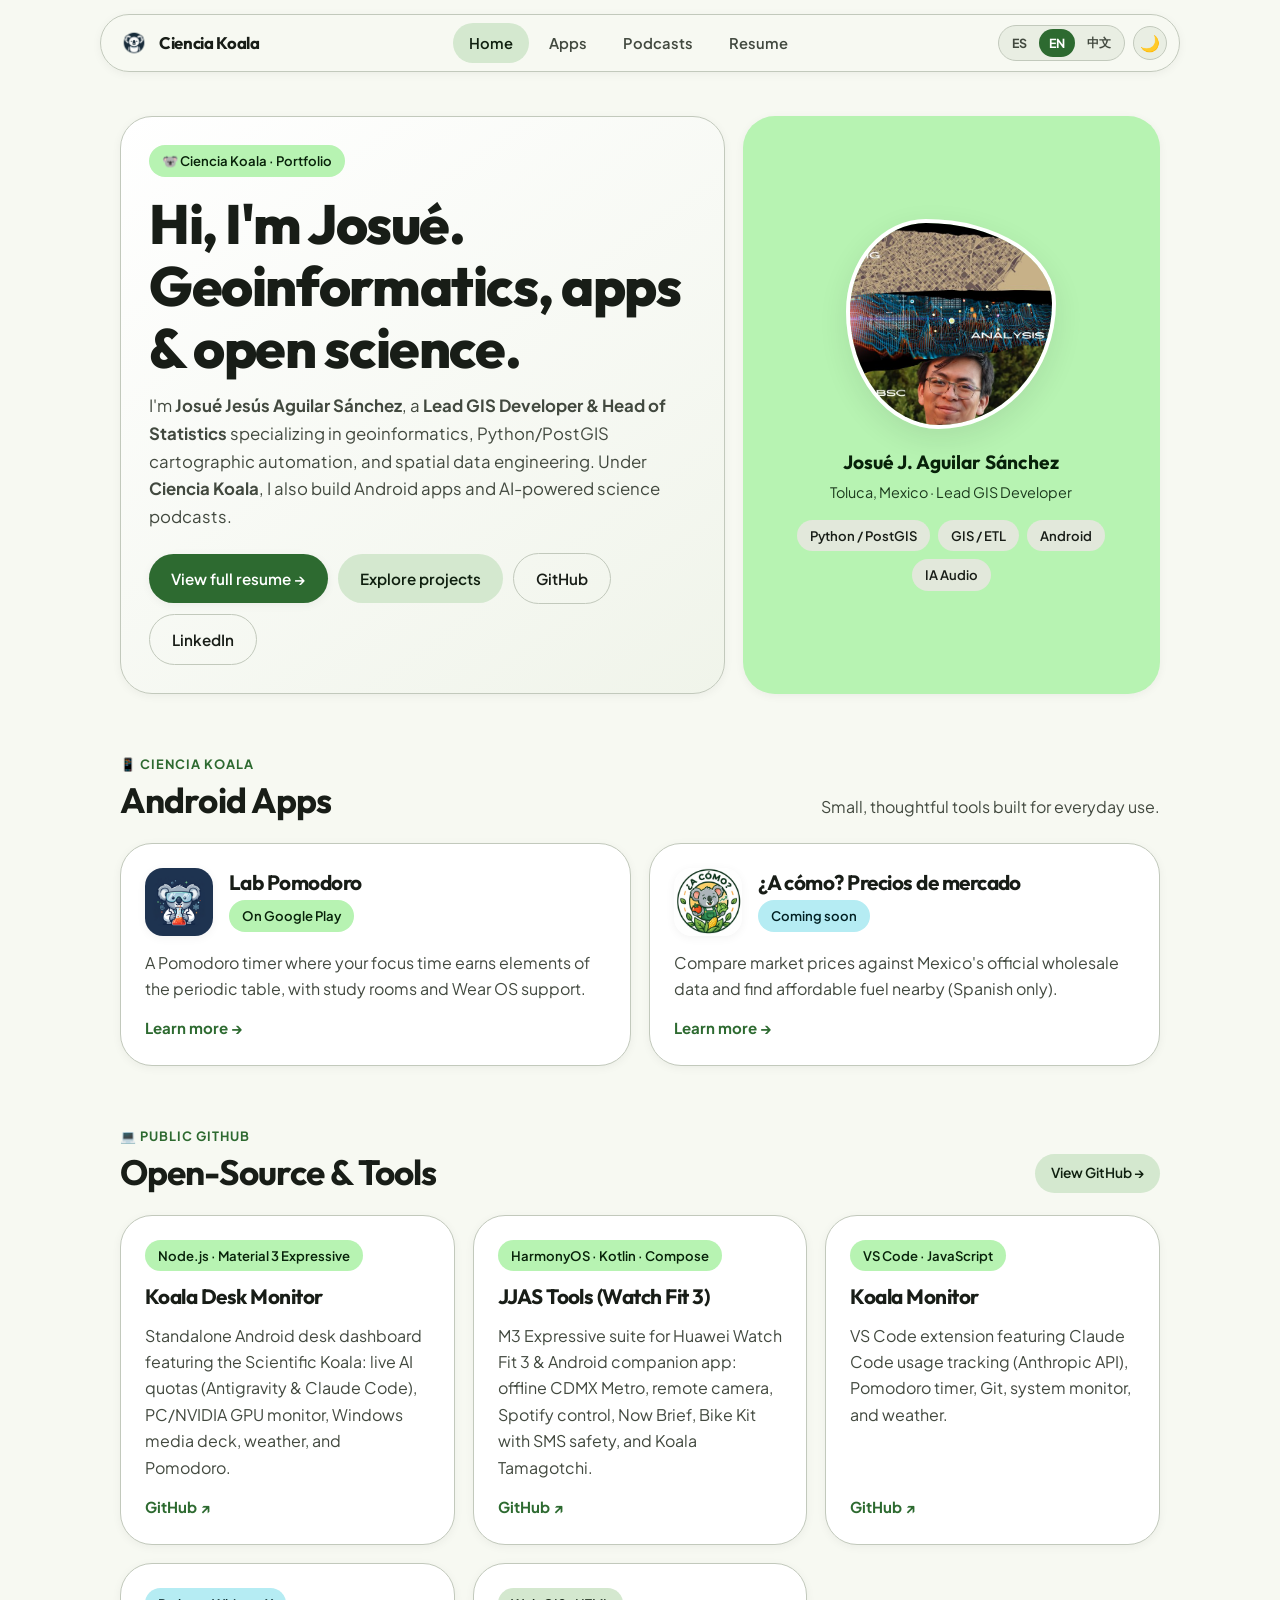
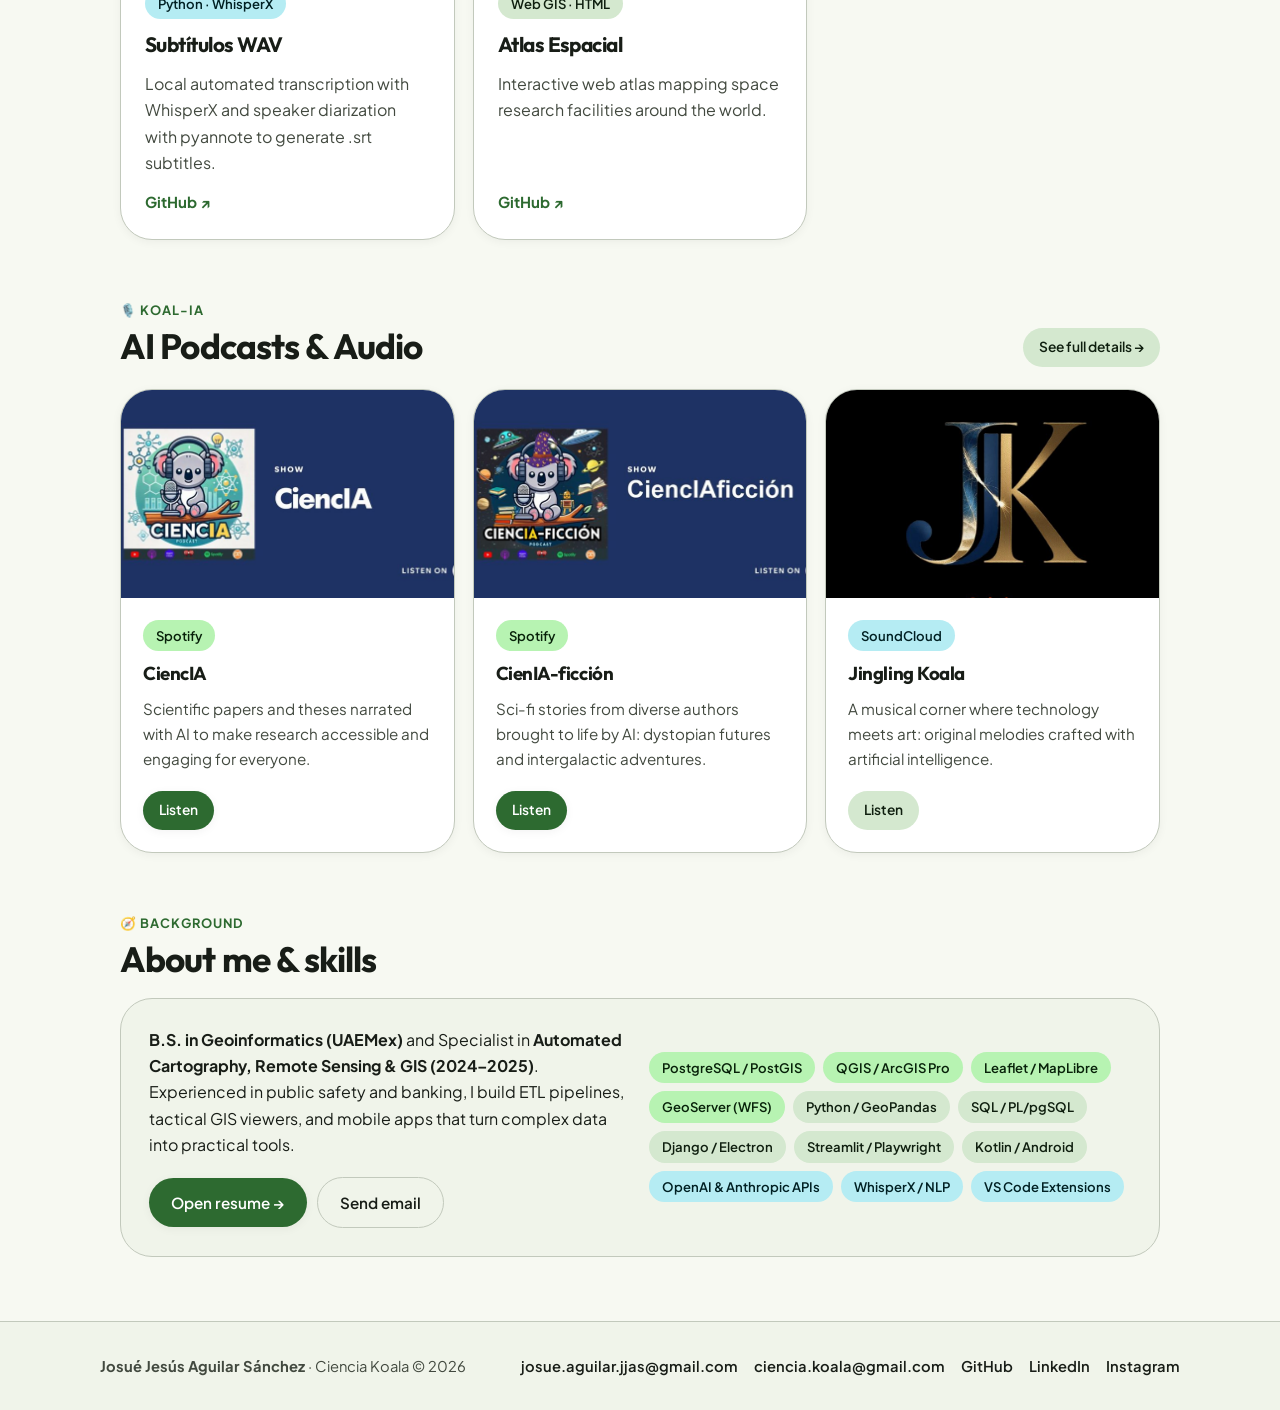
<file: index.html>
<!doctype html>
<html lang="es" data-lang="es">
<head>
  <meta charset="utf-8">
  <meta name="viewport" content="width=device-width, initial-scale=1">
  <title>Josué J.A.S. · Ciencia Koala</title>
  <meta name="description" content="Portafolio personal de Josué Jesús Aguilar Sánchez y proyectos de Ciencia Koala: apps para Android (Lab Pomodoro, ¿A cómo?), geoinformática y podcasts con IA.">
  <link rel="icon" href="favicon.png">
  <!-- Verificación de Google Search Console / AdMob — NO eliminar -->
  <meta name="google-site-verification" content="lcFokOUQfvaaZZ9YzByooLf1L2oYpIY4CRU5PDK8ygM">
  <link rel="stylesheet" href="assets/css/site.css">
  <script src="assets/js/site.js"></script>
</head>
<body>
  <div class="topbar-wrap">
    <header class="topbar">
      <a class="brand" href="./">
        <img src="assets/img/logo-koala.png" alt="">
        <span>Ciencia Koala</span>
      </a>

      <nav class="nav-links" aria-label="Navegación principal">
        <a class="nav-link active" href="./">
          <span data-i18n="es">Inicio</span>
          <span data-i18n="en">Home</span>
          <span data-i18n="zh">首页</span>
        </a>
        <a class="nav-link" href="#apps">
          <span data-i18n="es">Apps</span>
          <span data-i18n="en">Apps</span>
          <span data-i18n="zh">应用</span>
        </a>
        <a class="nav-link" href="podcasts/">
          <span data-i18n="es">Podcasts</span>
          <span data-i18n="en">Podcasts</span>
          <span data-i18n="zh">播客</span>
        </a>
        <a class="nav-link" href="cv/">
          <span data-i18n="es">CV</span>
          <span data-i18n="en">Resume</span>
          <span data-i18n="zh">简历</span>
        </a>
      </nav>

      <div class="controls">
        <div class="lang-group" role="group" aria-label="Idioma">
          <button class="lang-btn" type="button" data-set-lang="es" aria-pressed="true">ES</button>
          <button class="lang-btn" type="button" data-set-lang="en" aria-pressed="false">EN</button>
          <button class="lang-btn" type="button" data-set-lang="zh" aria-pressed="false">中文</button>
        </div>
        <button class="theme-btn" id="theme-toggle" type="button" aria-label="Cambiar tema">🌙</button>
      </div>
    </header>
  </div>

  <main class="container">
    <!-- Hero Bento -->
    <section class="hero-bento">
      <div class="surface-card hero-main">
        <div>
          <div class="chip-row" style="margin-bottom: 16px;">
            <span class="chip chip-primary">
              <span data-i18n="es">🐨 Ciencia Koala · Portafolio</span>
              <span data-i18n="en">🐨 Ciencia Koala · Portfolio</span>
              <span data-i18n="zh">🐨 Ciencia Koala · 个人作品集</span>
            </span>
          </div>

          <h1 class="display-title">
            <span data-i18n="es">Hola, soy Josué.<br>Geoinformática, apps y ciencia abierta.</span>
            <span data-i18n="en">Hi, I'm Josué.<br>Geoinformatics, apps &amp; open science.</span>
            <span data-i18n="zh">你好，我是 Josué。<br>地理信息、移动应用与科普创作。</span>
          </h1>

          <p data-i18n="es">
            Soy <strong>Josué Jesús Aguilar Sánchez</strong>, <strong>Lead GIS Developer &amp; Jefe de Estadística</strong>, especializado en geoinformática, automatización cartográfica con Python/PostGIS y análisis de datos masivos.
            Bajo <strong>Ciencia Koala</strong> también creo apps para Android y proyectos de divulgación y audio con IA.
          </p>
          <p data-i18n="en">
            I'm <strong>Josué Jesús Aguilar Sánchez</strong>, a <strong>Lead GIS Developer &amp; Head of Statistics</strong> specializing in geoinformatics, Python/PostGIS cartographic automation, and spatial data engineering.
            Under <strong>Ciencia Koala</strong>, I also build Android apps and AI-powered science podcasts.
          </p>
          <p data-i18n="zh">
            我是 <strong>Josué Jesús Aguilar Sánchez</strong>，担任<strong>首席 GIS 开发者与统计负责人</strong>，专注于地理信息科学、Python/PostGIS 制图自动化与空间数据工程。
            在 <strong>Ciencia Koala</strong> 品牌下，我也开发 Android 应用与 AI 科普播客。
          </p>
        </div>

        <div class="btn-row">
          <a class="btn btn-filled" href="cv/">
            <span data-i18n="es">Ver mi CV completo →</span>
            <span data-i18n="en">View full resume →</span>
            <span data-i18n="zh">查看完整简历 →</span>
          </a>
          <a class="btn btn-tonal" href="#apps">
            <span data-i18n="es">Explorar proyectos</span>
            <span data-i18n="en">Explore projects</span>
            <span data-i18n="zh">浏览项目</span>
          </a>
          <a class="btn btn-outlined" href="https://github.com/JJAS-029" target="_blank" rel="noopener">GitHub</a>
          <a class="btn btn-outlined" href="https://www.linkedin.com/in/josu%C3%A9-jes%C3%BAs-aguilar-s%C3%A1nchez-geo/" target="_blank" rel="noopener">LinkedIn</a>
        </div>
      </div>

      <aside class="surface-card hero-side">
        <div class="avatar-frame">
          <img src="assets/img/profile.jpg" alt="Josué Jesús Aguilar Sánchez">
        </div>
        <div class="hero-side-content">
          <div class="hero-side-meta">
            <strong>Josué J. Aguilar Sánchez</strong>
            <span data-i18n="es">Toluca, México · Lead GIS Developer</span>
            <span data-i18n="en">Toluca, Mexico · Lead GIS Developer</span>
            <span data-i18n="zh">墨西哥托卢卡 · 首席 GIS 开发者</span>
          </div>
          <div class="chip-row" style="justify-content: center;">
            <span class="chip chip-surface">Python / PostGIS</span>
            <span class="chip chip-surface">GIS / ETL</span>
            <span class="chip chip-surface">Android</span>
            <span class="chip chip-surface">IA Audio</span>
          </div>
        </div>
      </aside>
    </section>

    <!-- Apps Android (Ciencia Koala) -->
    <section id="apps">
      <div class="section-header">
        <div>
          <div class="section-eyebrow">
            <span data-i18n="es">📱 Ciencia Koala</span>
            <span data-i18n="en">📱 Ciencia Koala</span>
            <span data-i18n="zh">📱 Ciencia Koala</span>
          </div>
          <h2 class="section-title">
            <span data-i18n="es">Apps para Android</span>
            <span data-i18n="en">Android Apps</span>
            <span data-i18n="zh">Android 应用</span>
          </h2>
        </div>
        <p class="muted" style="margin: 0;">
          <span data-i18n="es">Herramientas pequeñas, cuidadas y pensadas para el día a día.</span>
          <span data-i18n="en">Small, thoughtful tools built for everyday use.</span>
          <span data-i18n="zh">小巧、精致、面向日常使用的实用工具。</span>
        </p>
      </div>

      <!-- Para agregar una app nueva: copiar un bloque <a class="project-card"> y crear su carpeta -->
      <div class="grid-2">
        <a class="project-card" href="lab-pomodoro/">
          <div class="app-head">
            <img class="app-icon" src="lab-pomodoro/img/icon.png" alt="Lab Pomodoro">
            <div>
              <h3>Lab Pomodoro</h3>
              <span class="chip chip-primary" style="margin-top: 6px;">
                <span data-i18n="es">En Google Play</span>
                <span data-i18n="en">On Google Play</span>
                <span data-i18n="zh">已在 Google Play 上架</span>
              </span>
            </div>
          </div>
          <p data-i18n="es">Un timer Pomodoro donde tu tiempo de enfoque te da elementos de la tabla periódica, salas con amigos y soporte para Wear OS.</p>
          <p data-i18n="en">A Pomodoro timer where your focus time earns elements of the periodic table, with study rooms and Wear OS support.</p>
          <p data-i18n="zh">一款番茄钟应用：你的专注时间可以解锁元素周期表中的化学元素，支持好友自习室与 Wear OS 手表。</p>
          <span class="card-action">
            <span data-i18n="es">Ver app →</span>
            <span data-i18n="en">Learn more →</span>
            <span data-i18n="zh">了解详情 →</span>
          </span>
        </a>

        <a class="project-card" href="acomo/">
          <div class="app-head">
            <img class="app-icon" src="acomo/icon.png" alt="¿A cómo?">
            <div>
              <h3>¿A cómo? Precios de mercado</h3>
              <span class="chip chip-tertiary" style="margin-top: 6px;">
                <span data-i18n="es">Muy pronto</span>
                <span data-i18n="en">Coming soon</span>
                <span data-i18n="zh">即将推出</span>
              </span>
            </div>
          </div>
          <p data-i18n="es">Compara lo que te cobran en el mercado o tianguis con los precios oficiales de mayoreo de México y encuentra gasolina barata cerca de ti.</p>
          <p data-i18n="en">Compare market prices against Mexico's official wholesale data and find affordable fuel nearby (Spanish only).</p>
          <p data-i18n="zh">将墨西哥农贸市场价格与官方批发数据进行对比，并查找附近的低价加油站（仅限西班牙语）。</p>
          <span class="card-action">
            <span data-i18n="es">Ver app →</span>
            <span data-i18n="en">Learn more →</span>
            <span data-i18n="zh">了解详情 →</span>
          </span>
        </a>
      </div>
    </section>

    <!-- Código Abierto / Proyectos Públicos en GitHub -->
    <section id="opensource">
      <div class="section-header">
        <div>
          <div class="section-eyebrow">
            <span data-i18n="es">💻 GitHub Público</span>
            <span data-i18n="en">💻 Public GitHub</span>
            <span data-i18n="zh">💻 GitHub 开源项目</span>
          </div>
          <h2 class="section-title">
            <span data-i18n="es">Herramientas y Código Abierto</span>
            <span data-i18n="en">Open-Source &amp; Tools</span>
            <span data-i18n="zh">开源工具与代码</span>
          </h2>
        </div>
        <a class="btn btn-tonal btn-sm" href="https://github.com/JJAS-029?tab=repositories" target="_blank" rel="noopener">
          <span data-i18n="es">Ver GitHub →</span>
          <span data-i18n="en">View GitHub →</span>
          <span data-i18n="zh">访问 GitHub →</span>
        </a>
      </div>

      <div class="grid-3">
        <a class="project-card" href="https://github.com/JJAS-029/monitor_cel" target="_blank" rel="noopener">
          <span class="chip chip-primary" style="align-self: flex-start;">Node.js · Material 3 Expressive</span>
          <h3>Koala Desk Monitor</h3>
          <p data-i18n="es">Panel de escritorio para celular Android con tu Koala científico: cuotas de IA en vivo (Antigravity y Claude Code), monitor de PC/GPU NVIDIA, control multimedia, clima y Pomodoro.</p>
          <p data-i18n="en">Standalone Android desk dashboard featuring the Scientific Koala: live AI quotas (Antigravity &amp; Claude Code), PC/NVIDIA GPU monitor, Windows media deck, weather, and Pomodoro.</p>
          <p data-i18n="zh">Android 横屏桌面监控面板（Material 3 Expressive）：实时追踪 Antigravity 与 Claude Code 额度、PC/NVIDIA GPU 监控、媒体控制、天气与番茄钟。</p>
          <span class="card-action">GitHub ↗</span>
        </a>

        <a class="project-card" href="https://github.com/JJAS-029/tools" target="_blank" rel="noopener">
          <span class="chip chip-primary" style="align-self: flex-start;">HarmonyOS · Kotlin · Compose</span>
          <h3>JJAS Tools (Watch Fit 3)</h3>
          <p data-i18n="es">Suite M3 Expressive para Huawei Watch Fit 3 y Android: Metro CDMX sin internet, cámara remota, Spotify, Now Brief, Bici Kit con seguridad SMS y Koala Tamagotchi.</p>
          <p data-i18n="en">M3 Expressive suite for Huawei Watch Fit 3 &amp; Android companion app: offline CDMX Metro, remote camera, Spotify control, Now Brief, Bike Kit with SMS safety, and Koala Tamagotchi.</p>
          <p data-i18n="zh">面向华为 Watch Fit 3 与 Android 伴侣应用的 M3 Expressive 工具套件：离线墨西哥城地铁、远程相机、Spotify 控制、骑行安全短信与考拉电子宠物。</p>
          <span class="card-action">GitHub ↗</span>
        </a>

        <a class="project-card" href="https://github.com/JJAS-029/koala_monitor" target="_blank" rel="noopener">
          <span class="chip chip-primary" style="align-self: flex-start;">VS Code · JavaScript</span>
          <h3>Koala Monitor</h3>
          <p data-i18n="es">Extensión de VS Code con monitor de uso de Claude Code (API Anthropic), temporizador Pomodoro, Git, sistema y clima.</p>
          <p data-i18n="en">VS Code extension featuring Claude Code usage tracking (Anthropic API), Pomodoro timer, Git, system monitor, and weather.</p>
          <p data-i18n="zh">VS Code 扩展：监控 Claude Code 用量（Anthropic API）、番茄钟、Git 状态、系统监控与天气。</p>
          <span class="card-action">GitHub ↗</span>
        </a>

        <a class="project-card" href="https://github.com/JJAS-029/subtitulos_wav" target="_blank" rel="noopener">
          <span class="chip chip-tertiary" style="align-self: flex-start;">Python · WhisperX</span>
          <h3>Subtítulos WAV</h3>
          <p data-i18n="es">Transcripción local automática con WhisperX y diarización de hablantes con pyannote para generar archivos .srt.</p>
          <p data-i18n="en">Local automated transcription with WhisperX and speaker diarization with pyannote to generate .srt subtitles.</p>
          <p data-i18n="zh">基于 WhisperX 与 pyannote 的本地语音转录与说话人分离工具，自动生成 .srt 字幕。</p>
          <span class="card-action">GitHub ↗</span>
        </a>

        <a class="project-card" href="https://github.com/JJAS-029/Atlas_espacial" target="_blank" rel="noopener">
          <span class="chip" style="align-self: flex-start;">Web GIS · HTML</span>
          <h3>Atlas Espacial</h3>
          <p data-i18n="es">Atlas web interactivo que mapea instalaciones de investigación espacial alrededor del mundo.</p>
          <p data-i18n="en">Interactive web atlas mapping space research facilities around the world.</p>
          <p data-i18n="zh">展示全球航天研究设施的互动 Web 地图集。</p>
          <span class="card-action">GitHub ↗</span>
        </a>
      </div>
    </section>

    <!-- Podcasts y Audio (Koal-IA) -->
    <section id="podcasts">
      <div class="section-header">
        <div>
          <div class="section-eyebrow">
            <span data-i18n="es">🎙️ Koal-IA</span>
            <span data-i18n="en">🎙️ Koal-IA</span>
            <span data-i18n="zh">🎙️ Koal-IA</span>
          </div>
          <h2 class="section-title">
            <span data-i18n="es">Podcasts y Audio con IA</span>
            <span data-i18n="en">AI Podcasts &amp; Audio</span>
            <span data-i18n="zh">AI 播客与音乐项目</span>
          </h2>
        </div>
        <a class="btn btn-tonal btn-sm" href="podcasts/">
          <span data-i18n="es">Ver todos los detalles →</span>
          <span data-i18n="en">See full details →</span>
          <span data-i18n="zh">查看全部详情 →</span>
        </a>
      </div>

      <div class="grid-3">
        <article class="podcast-card">
          <img class="podcast-cover" src="assets/img/podcast-ciencia.jpg" alt="CiencIA">
          <div class="podcast-body">
            <span class="chip chip-primary" style="align-self: flex-start;">Spotify</span>
            <h3>CiencIA</h3>
            <p data-i18n="es">Documentos científicos y tesis narrados con inteligencia artificial para acercar el conocimiento a todos.</p>
            <p data-i18n="en">Scientific papers and theses narrated with AI to make research accessible and engaging for everyone.</p>
            <p data-i18n="zh">利用人工智能朗读科学论文与学位论文，让学术知识变得通俗易懂、触手可及。</p>
            <div class="podcast-actions">
              <a class="btn btn-filled btn-sm" href="https://creators.spotify.com/pod/show/jjas" target="_blank" rel="noopener">
                <span data-i18n="es">Escuchar</span>
                <span data-i18n="en">Listen</span>
                <span data-i18n="zh">收听</span>
              </a>
            </div>
          </div>
        </article>

        <article class="podcast-card">
          <img class="podcast-cover" src="assets/img/podcast-ficcion.jpg" alt="CienIA-ficción">
          <div class="podcast-body">
            <span class="chip chip-primary" style="align-self: flex-start;">Spotify</span>
            <h3>CienIA-ficción</h3>
            <p data-i18n="es">Relatos de ciencia ficción de distintos autores narrados con IA: futuros distópicos y viajes intergalácticos.</p>
            <p data-i18n="en">Sci-fi stories from diverse authors brought to life by AI: dystopian futures and intergalactic adventures.</p>
            <p data-i18n="zh">由人工智能演绎的多位作家科幻故事：星际探险、未来世界与奇幻想象。</p>
            <div class="podcast-actions">
              <a class="btn btn-filled btn-sm" href="https://creators.spotify.com/pod/show/jjas1" target="_blank" rel="noopener">
                <span data-i18n="es">Escuchar</span>
                <span data-i18n="en">Listen</span>
                <span data-i18n="zh">收听</span>
              </a>
            </div>
          </div>
        </article>

        <article class="podcast-card">
          <img class="podcast-cover" src="assets/img/podcast-jk.jpg" alt="Jingling Koala">
          <div class="podcast-body">
            <span class="chip chip-tertiary" style="align-self: flex-start;">SoundCloud</span>
            <h3>Jingling Koala</h3>
            <p data-i18n="es">Rincón musical donde la tecnología se convierte en arte: melodías originales creadas con inteligencia artificial.</p>
            <p data-i18n="en">A musical corner where technology meets art: original melodies crafted with artificial intelligence.</p>
            <p data-i18n="zh">科技与艺术交汇的音乐角落：由人工智能创作的温暖原创旋律。</p>
            <div class="podcast-actions">
              <a class="btn btn-tonal btn-sm" href="https://soundcloud.com/josue-aguilar-jjas" target="_blank" rel="noopener">
                <span data-i18n="es">Escuchar</span>
                <span data-i18n="en">Listen</span>
                <span data-i18n="zh">收听</span>
              </a>
            </div>
          </div>
        </article>
      </div>
    </section>

    <!-- Perfil y Stack -->
    <section class="section-header" style="margin-bottom: 18px;">
      <div>
        <div class="section-eyebrow">
          <span data-i18n="es">🧭 Trayectoria</span>
          <span data-i18n="en">🧭 Background</span>
          <span data-i18n="zh">🧭 个人背景</span>
        </div>
        <h2 class="section-title">
          <span data-i18n="es">Sobre mí y habilidades</span>
          <span data-i18n="en">About me &amp; skills</span>
          <span data-i18n="zh">关于我与核心技能</span>
        </h2>
      </div>
    </section>

    <section class="surface-tonal">
      <div class="grid-2" style="align-items: center;">
        <div>
          <p style="margin-top: 0;" data-i18n="es">
            Licenciado en <strong>Geoinformática (UAEMex)</strong> y Especialista en <strong>Cartografía Automatizada, Teledetección y SIG (2024–2025)</strong>. Con experiencia en seguridad pública y banca, diseño pipelines ETL, visores tácticos y apps móviles que convierten datos complejos en herramientas útiles.
          </p>
          <p style="margin-top: 0;" data-i18n="en">
            <strong>B.S. in Geoinformatics (UAEMex)</strong> and Specialist in <strong>Automated Cartography, Remote Sensing &amp; GIS (2024–2025)</strong>. Experienced in public safety and banking, I build ETL pipelines, tactical GIS viewers, and mobile apps that turn complex data into practical tools.
          </p>
          <p style="margin-top: 0;" data-i18n="zh">
            墨西哥州自治大学（UAEMex）<strong>地理信息学学士</strong>及<strong>自动化制图、遥感与 GIS 专科（2024–2025）</strong>。拥有公共安全与银行业经验，专注于构建 ETL 流水线、战术级 GIS 可视化平台与移动应用。
          </p>
          <div class="btn-row" style="margin-top: 18px;">
            <a class="btn btn-filled" href="cv/">
              <span data-i18n="es">Abrir currículum →</span>
              <span data-i18n="en">Open resume →</span>
              <span data-i18n="zh">打开简历 →</span>
            </a>
            <a class="btn btn-outlined" href="mailto:josue.aguilar.jjas@gmail.com">
              <span data-i18n="es">Escribir correo</span>
              <span data-i18n="en">Send email</span>
              <span data-i18n="zh">发送邮件</span>
            </a>
          </div>
        </div>

        <div class="chip-row">
          <span class="chip chip-primary">PostgreSQL / PostGIS</span>
          <span class="chip chip-primary">QGIS / ArcGIS Pro</span>
          <span class="chip chip-primary">Leaflet / MapLibre</span>
          <span class="chip chip-primary">GeoServer (WFS)</span>
          <span class="chip">Python / GeoPandas</span>
          <span class="chip">SQL / PL/pgSQL</span>
          <span class="chip">Django / Electron</span>
          <span class="chip">Streamlit / Playwright</span>
          <span class="chip">Kotlin / Android</span>
          <span class="chip chip-tertiary">OpenAI &amp; Anthropic APIs</span>
          <span class="chip chip-tertiary">WhisperX / NLP</span>
          <span class="chip chip-tertiary">VS Code Extensions</span>
        </div>
      </div>
    </section>
  </main>

  <footer class="site-footer">
    <div class="footer-inner">
      <div>
        <strong>Josué Jesús Aguilar Sánchez</strong> · Ciencia Koala © 2026
      </div>
      <div class="footer-links">
        <a href="mailto:josue.aguilar.jjas@gmail.com">josue.aguilar.jjas@gmail.com</a>
        <a href="mailto:ciencia.koala@gmail.com">ciencia.koala@gmail.com</a>
        <a href="https://github.com/JJAS-029" target="_blank" rel="noopener">GitHub</a>
        <a href="https://www.linkedin.com/in/josu%C3%A9-jes%C3%BAs-aguilar-s%C3%A1nchez-geo/" target="_blank" rel="noopener">LinkedIn</a>
        <a href="https://www.instagram.com/josue_j_aguilar_s/" target="_blank" rel="noopener">Instagram</a>
      </div>
    </div>
  </footer>
</body>
</html>
</file>
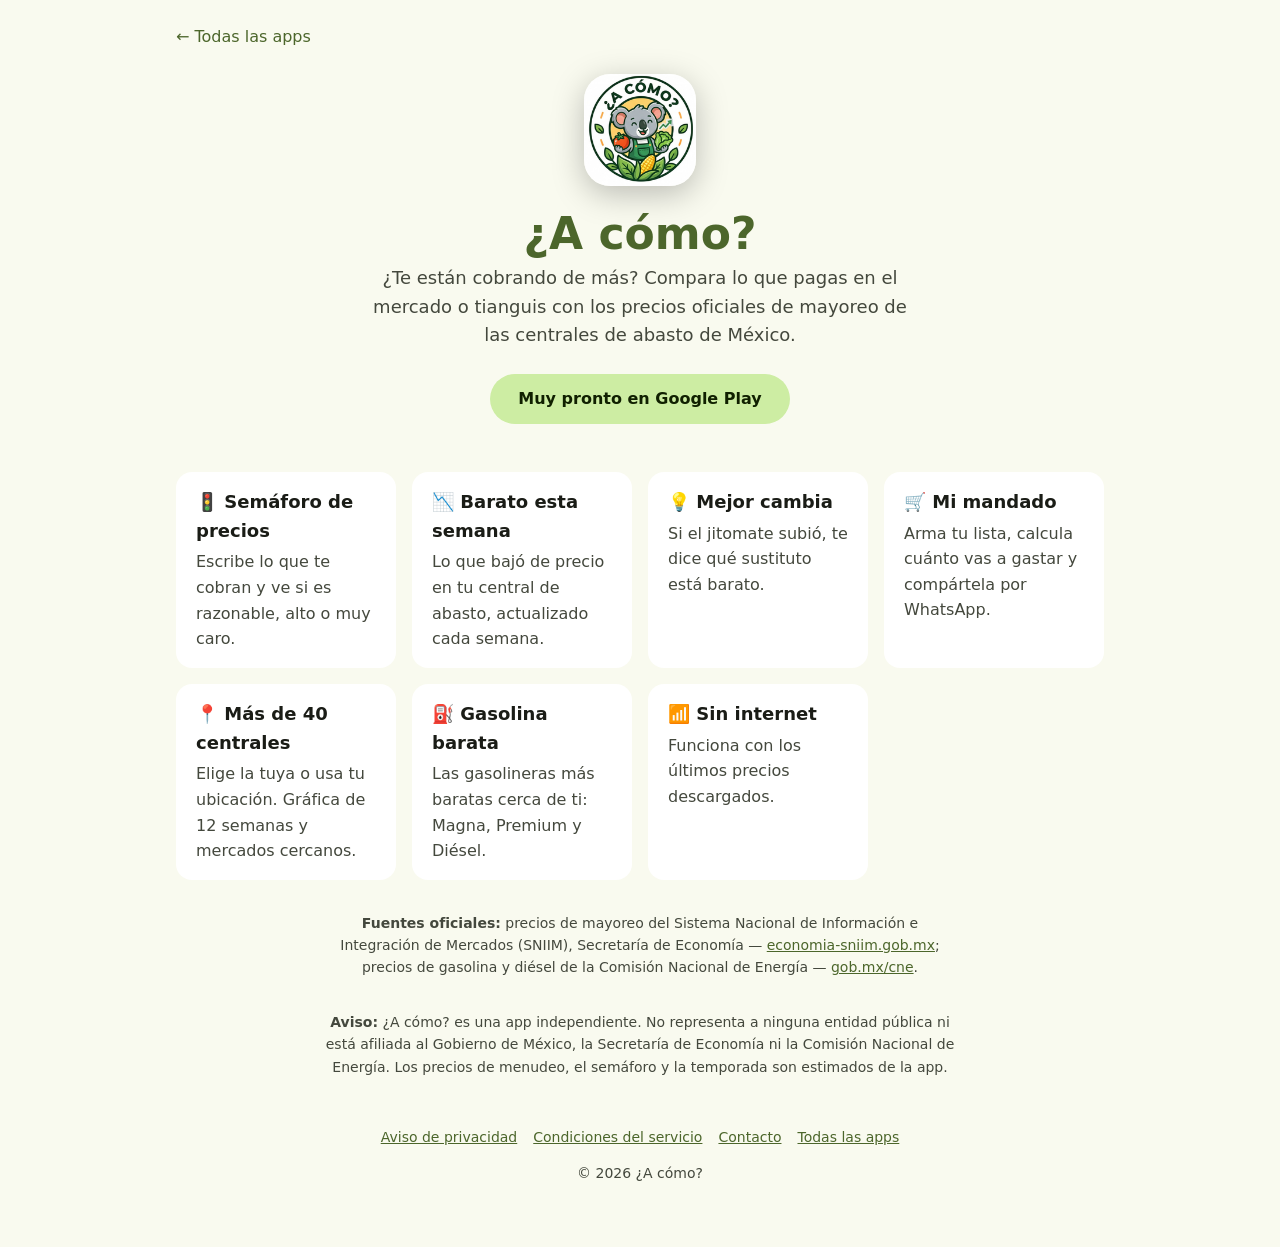
<file: acomo/index.html>
<!doctype html>
<html lang="es">
<head>
<meta charset="utf-8">
<meta name="viewport" content="width=device-width, initial-scale=1">
<title>¿A cómo? Precios de mercado</title>
<meta name="description" content="¿Te están cobrando de más? Compara lo que pagas en el mercado o tianguis con los precios oficiales de mayoreo de las centrales de abasto de México.">
<link rel="icon" href="icon.png">
<style>
  :root { --bg: #f9faef; --fg: #1a1c16; --muted: #44483d; --accent: #4c662b; --card: #ffffff; --chip: #cdeda3; --on-chip: #102000; }
  @media (prefers-color-scheme: dark) {
    :root { --bg: #12140e; --fg: #e2e3d8; --muted: #c5c8ba; --accent: #b1d18a; --card: #1e201a; --chip: #354e16; --on-chip: #cdeda3; }
  }
  * { box-sizing: border-box; }
  body { margin: 0; background: var(--bg); color: var(--fg); font: 16px/1.6 system-ui, -apple-system, "Segoe UI", Roboto, sans-serif; }
  main { max-width: 960px; margin: 0 auto; padding: 24px 16px 48px; }
  .back { color: var(--accent); text-decoration: none; }
  .hero { text-align: center; padding: 24px 0 8px; }
  .hero img { width: 112px; height: 112px; border-radius: 26px; box-shadow: 0 8px 32px rgba(0, 0, 0, .25); }
  h1 { color: var(--accent); margin: 16px 0 4px; font-size: clamp(30px, 6vw, 44px); line-height: 1.15; }
  .tagline { color: var(--muted); font-size: 18px; max-width: 560px; margin: 0 auto 24px; }
  .pronto { display: inline-block; background: var(--chip); color: var(--on-chip); font-weight: 600; padding: 12px 28px; border-radius: 999px; }
  .features { display: grid; grid-template-columns: repeat(auto-fit, minmax(210px, 1fr)); gap: 16px; margin-top: 40px; }
  .features section { background: var(--card); border-radius: 16px; padding: 16px 20px; }
  .features h2 { font-size: 18px; margin: 0 0 4px; }
  .features p { margin: 0; color: var(--muted); }
  .nota { color: var(--muted); font-size: 14px; text-align: center; max-width: 640px; margin: 32px auto 0; }
  .nota a { color: var(--accent); }
  footer { margin-top: 48px; text-align: center; color: var(--muted); font-size: 14px; }
  footer a { color: var(--accent); }
  footer nav { display: flex; flex-wrap: wrap; justify-content: center; gap: 4px 16px; margin-bottom: 8px; }
</style>
</head>
<body>
<main>
  <a class="back" href="../">← Todas las apps</a>
  <div class="hero">
    <img src="icon.png" alt="">
    <h1>¿A cómo?</h1>
    <p class="tagline">¿Te están cobrando de más? Compara lo que pagas en el mercado o tianguis con los precios
      oficiales de mayoreo de las centrales de abasto de México.</p>
    <span class="pronto">Muy pronto en Google Play</span>
  </div>

  <div class="features">
    <section><h2>🚦 Semáforo de precios</h2><p>Escribe lo que te cobran y ve si es razonable, alto o muy caro.</p></section>
    <section><h2>📉 Barato esta semana</h2><p>Lo que bajó de precio en tu central de abasto, actualizado cada semana.</p></section>
    <section><h2>💡 Mejor cambia</h2><p>Si el jitomate subió, te dice qué sustituto está barato.</p></section>
    <section><h2>🛒 Mi mandado</h2><p>Arma tu lista, calcula cuánto vas a gastar y compártela por WhatsApp.</p></section>
    <section><h2>📍 Más de 40 centrales</h2><p>Elige la tuya o usa tu ubicación. Gráfica de 12 semanas y mercados cercanos.</p></section>
    <section><h2>⛽ Gasolina barata</h2><p>Las gasolineras más baratas cerca de ti: Magna, Premium y Diésel.</p></section>
    <section><h2>📶 Sin internet</h2><p>Funciona con los últimos precios descargados.</p></section>
  </div>

  <p class="nota"><strong>Fuentes oficiales:</strong> precios de mayoreo del Sistema Nacional de Información e
    Integración de Mercados (SNIIM), Secretaría de Economía —
    <a href="https://www.economia-sniim.gob.mx">economia-sniim.gob.mx</a>; precios de gasolina y diésel de la
    Comisión Nacional de Energía — <a href="https://www.gob.mx/cne">gob.mx/cne</a>.</p>
  <p class="nota"><strong>Aviso:</strong> ¿A cómo? es una app independiente. No representa a ninguna entidad
    pública ni está afiliada al Gobierno de México, la Secretaría de Economía ni la Comisión Nacional de Energía.
    Los precios de menudeo, el semáforo y la temporada son estimados de la app.</p>

  <footer>
    <nav>
      <a href="privacidad.html">Aviso de privacidad</a>
      <a href="condiciones.html">Condiciones del servicio</a>
      <a href="mailto:ciencia.koala@gmail.com">Contacto</a>
      <a href="../">Todas las apps</a>
    </nav>
    <p>© 2026 ¿A cómo?</p>
  </footer>
</main>
</body>
</html>
</file>
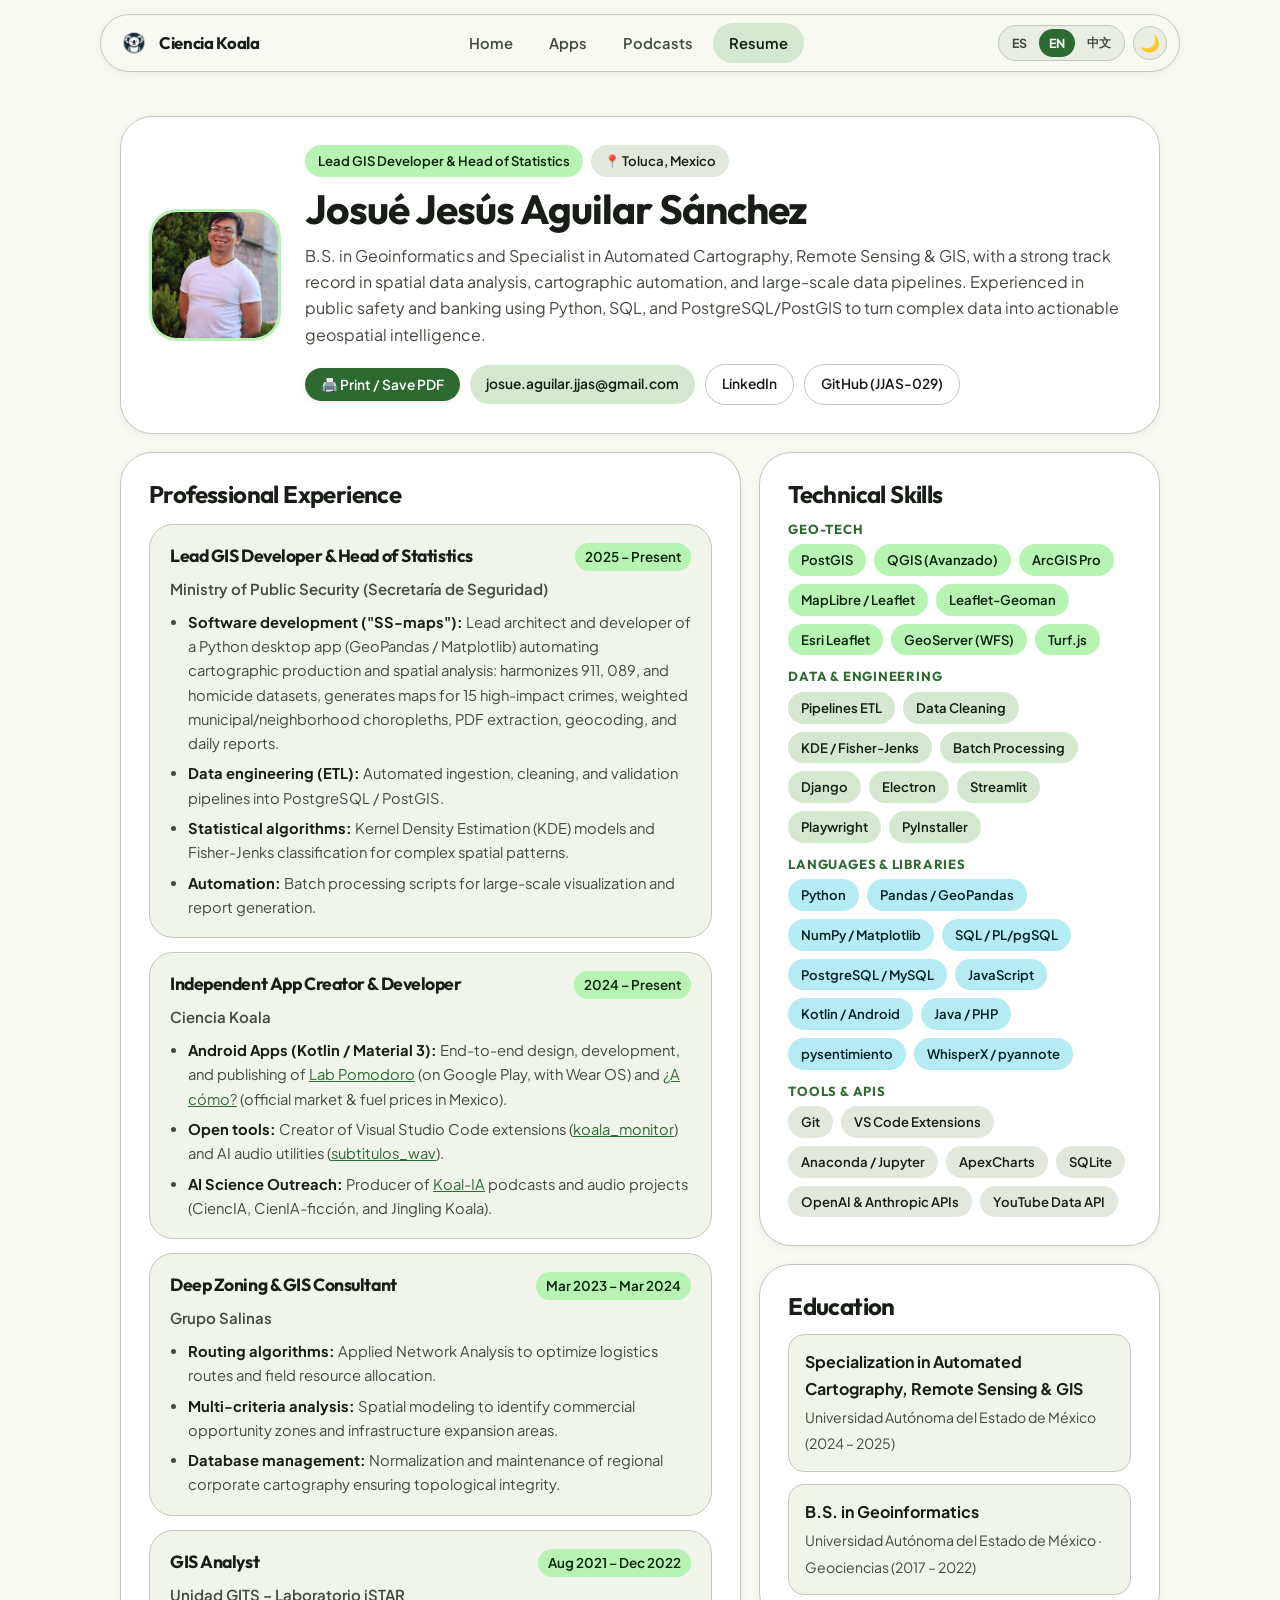
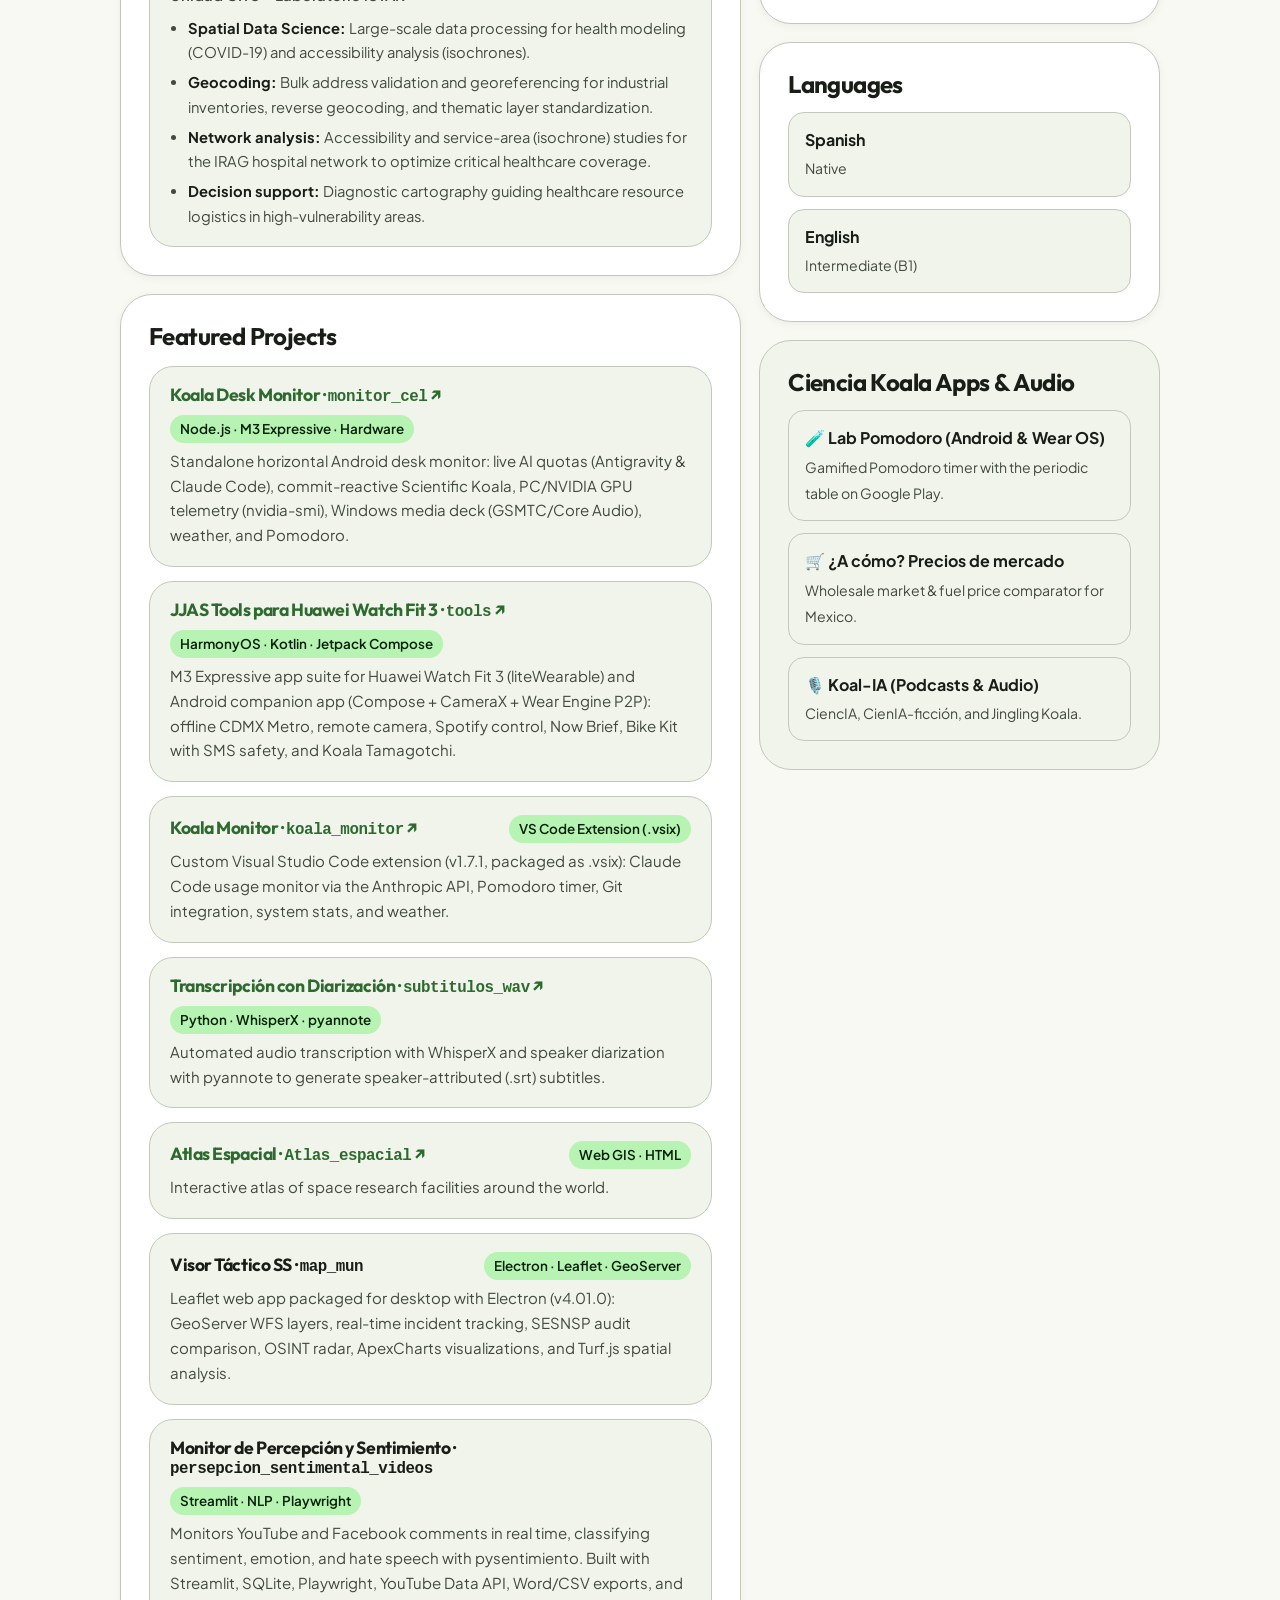
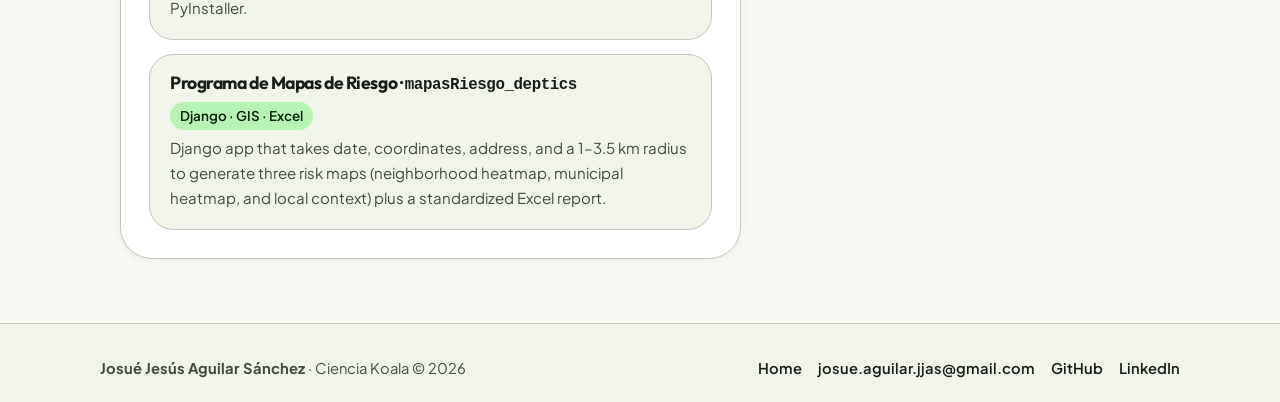
<file: cv/index.html>
<!doctype html>
<html lang="es" data-lang="es">
<head>
  <meta charset="utf-8">
  <meta name="viewport" content="width=device-width, initial-scale=1">
  <title>CV · Josué Jesús Aguilar Sánchez</title>
  <meta name="description" content="Currículum Vitae de Josué Jesús Aguilar Sánchez: Lead GIS Developer, Jefe de Estadística, Analista SIG, Python, PostGIS y Desarrollo Android.">
  <link rel="icon" href="../favicon.png">
  <link rel="stylesheet" href="../assets/css/site.css">
  <script src="../assets/js/site.js"></script>
</head>
<body>
  <div class="topbar-wrap">
    <header class="topbar">
      <a class="brand" href="../">
        <img src="../assets/img/logo-koala.png" alt="">
        <span>Ciencia Koala</span>
      </a>

      <nav class="nav-links" aria-label="Navegación principal">
        <a class="nav-link" href="../">
          <span data-i18n="es">Inicio</span>
          <span data-i18n="en">Home</span>
          <span data-i18n="zh">首页</span>
        </a>
        <a class="nav-link" href="../#apps">
          <span data-i18n="es">Apps</span>
          <span data-i18n="en">Apps</span>
          <span data-i18n="zh">应用</span>
        </a>
        <a class="nav-link" href="../podcasts/">
          <span data-i18n="es">Podcasts</span>
          <span data-i18n="en">Podcasts</span>
          <span data-i18n="zh">播客</span>
        </a>
        <a class="nav-link active" href="./">
          <span data-i18n="es">CV</span>
          <span data-i18n="en">Resume</span>
          <span data-i18n="zh">简历</span>
        </a>
      </nav>

      <div class="controls">
        <div class="lang-group" role="group" aria-label="Idioma">
          <button class="lang-btn" type="button" data-set-lang="es" aria-pressed="true">ES</button>
          <button class="lang-btn" type="button" data-set-lang="en" aria-pressed="false">EN</button>
          <button class="lang-btn" type="button" data-set-lang="zh" aria-pressed="false">中文</button>
        </div>
        <button class="theme-btn" id="theme-toggle" type="button" aria-label="Cambiar tema">🌙</button>
      </div>
    </header>
  </div>

  <main class="container">
    <!-- CV Header -->
    <section class="surface-card cv-header" style="margin-top: 16px;">
      <img class="cv-photo" src="../assets/img/about.jpg" alt="Josué Jesús Aguilar Sánchez">
      <div>
        <div class="chip-row" style="margin-bottom: 10px;">
          <span class="chip chip-primary">
            <span data-i18n="es">Lead GIS Developer &amp; Jefe de Estadística</span>
            <span data-i18n="en">Lead GIS Developer &amp; Head of Statistics</span>
            <span data-i18n="zh">首席 GIS 开发者 &amp; 统计负责人</span>
          </span>
          <span class="chip chip-surface">
            <span data-i18n="es">📍 Toluca, México</span>
            <span data-i18n="en">📍 Toluca, Mexico</span>
            <span data-i18n="zh">📍 墨西哥托卢卡</span>
          </span>
        </div>
        <h1 class="section-title" style="font-size: clamp(1.8rem, 4vw, 2.55rem);">Josué Jesús Aguilar Sánchez</h1>
        <p class="muted" style="margin: 10px 0 16px; max-width: 68ch;">
          <span data-i18n="es">Licenciado en Geoinformática y Especialista en Cartografía Automatizada, Teledetección y SIG, con sólida trayectoria en análisis de datos espaciales, automatización cartográfica y datos masivos. Experiencia en seguridad pública y banca usando Python, SQL y PostgreSQL/PostGIS para transformar datos complejos en inteligencia geoespacial para la toma de decisiones.</span>
          <span data-i18n="en">B.S. in Geoinformatics and Specialist in Automated Cartography, Remote Sensing &amp; GIS, with a strong track record in spatial data analysis, cartographic automation, and large-scale data pipelines. Experienced in public safety and banking using Python, SQL, and PostgreSQL/PostGIS to turn complex data into actionable geospatial intelligence.</span>
          <span data-i18n="zh">地理信息学学士、自动化制图、遥感与地理信息系统（GIS）专科毕业生，擅长空间数据分析、制图流程自动化与大规模数据处理。在公共安全与银行业拥有丰富经验，熟练运用 Python、SQL 与 PostgreSQL/PostGIS 将复杂数据转化为支持决策的地理空间情报。</span>
        </p>
        <div class="btn-row no-print">
          <button class="btn btn-filled btn-sm" type="button" onclick="window.print()">
            <span data-i18n="es">🖨️ Imprimir / Guardar PDF</span>
            <span data-i18n="en">🖨️ Print / Save PDF</span>
            <span data-i18n="zh">🖨️ 打印 / 保存 PDF</span>
          </button>
          <a class="btn btn-tonal btn-sm" href="mailto:josue.aguilar.jjas@gmail.com">josue.aguilar.jjas@gmail.com</a>
          <a class="btn btn-outlined btn-sm" href="https://www.linkedin.com/in/josu%C3%A9-jes%C3%BAs-aguilar-s%C3%A1nchez-geo/" target="_blank" rel="noopener">LinkedIn</a>
          <a class="btn btn-outlined btn-sm" href="https://github.com/JJAS-029" target="_blank" rel="noopener">GitHub (JJAS-029)</a>
        </div>
      </div>
    </section>

    <div class="cv-grid">
      <!-- Left Column: Experience & Highlighted GitHub Projects -->
      <div class="cv-stack">
        <section class="surface-card">
          <h2>
            <span data-i18n="es">Experiencia Profesional</span>
            <span data-i18n="en">Professional Experience</span>
            <span data-i18n="zh">工作经历</span>
          </h2>
          <div class="timeline">
            <!-- Secretaría de Seguridad -->
            <article class="timeline-item">
              <div class="timeline-top">
                <h3>
                  <span data-i18n="es">Lead GIS Developer &amp; Jefe de Estadística</span>
                  <span data-i18n="en">Lead GIS Developer &amp; Head of Statistics</span>
                  <span data-i18n="zh">首席 GIS 开发者 &amp; 统计负责人</span>
                </h3>
                <span class="timeline-date">
                  <span data-i18n="es">2025 – Presente</span>
                  <span data-i18n="en">2025 – Present</span>
                  <span data-i18n="zh">2025 – 至今</span>
                </span>
              </div>
              <div class="timeline-org">
                <span data-i18n="es">Secretaría de Seguridad</span>
                <span data-i18n="en">Ministry of Public Security (Secretaría de Seguridad)</span>
                <span data-i18n="zh">墨西哥公共安全部（Secretaría de Seguridad）</span>
              </div>
              <ul class="timeline-bullets" data-i18n="es">
                <li><strong>Desarrollo de software ("SS-maps"):</strong> Arquitecto y desarrollador principal de aplicación de escritorio en Python (GeoPandas / Matplotlib) que automatiza la producción cartográfica y análisis espacial: homologa bases 911, 089 y homicidios, genera mapas de 15 delitos de alto impacto, coropletas municipales/por colonia ponderadas, extracción de PDFs, georreferenciador y reportes diarios.</li>
                <li><strong>Ingeniería de datos (ETL):</strong> Pipelines automatizados de ingesta, limpieza y validación de datos heterogéneos hacia PostgreSQL / PostGIS.</li>
                <li><strong>Algoritmos estadísticos:</strong> Modelos de densidad (KDE) y clasificación de Fisher-Jenks para patrones espaciales complejos.</li>
                <li><strong>Automatización:</strong> Scripts de procesamiento por lotes (batch processing) para generación masiva de visualizaciones y reportes.</li>
              </ul>
              <ul class="timeline-bullets" data-i18n="en">
                <li><strong>Software development ("SS-maps"):</strong> Lead architect and developer of a Python desktop app (GeoPandas / Matplotlib) automating cartographic production and spatial analysis: harmonizes 911, 089, and homicide datasets, generates maps for 15 high-impact crimes, weighted municipal/neighborhood choropleths, PDF extraction, geocoding, and daily reports.</li>
                <li><strong>Data engineering (ETL):</strong> Automated ingestion, cleaning, and validation pipelines into PostgreSQL / PostGIS.</li>
                <li><strong>Statistical algorithms:</strong> Kernel Density Estimation (KDE) models and Fisher-Jenks classification for complex spatial patterns.</li>
                <li><strong>Automation:</strong> Batch processing scripts for large-scale visualization and report generation.</li>
              </ul>
              <ul class="timeline-bullets" data-i18n="zh">
                <li><strong>软件开发（"SS-maps"）：</strong>担任 Python 桌面应用（GeoPandas / Matplotlib）主架构师与核心开发者，实现制图与空间分析自动化：整合 911、089 及命案数据库，生成 15 类高影响犯罪地图、加权分级统计图、PDF 数据提取、地理编码与每日报告。</li>
                <li><strong>数据工程（ETL）：</strong>构建自动化数据采集、清洗与校验流水线，导入 PostgreSQL / PostGIS。</li>
                <li><strong>统计算法：</strong>集成核密度估计（KDE）与 Fisher-Jenks 分级算法分析复杂空间格局。</li>
                <li><strong>批处理自动化：</strong>开发批量处理脚本，自动生成大量可视化图表与分析报告。</li>
              </ul>
            </article>

            <!-- Ciencia Koala (Independiente) -->
            <article class="timeline-item">
              <div class="timeline-top">
                <h3>
                  <span data-i18n="es">Creador y Desarrollador Independiente</span>
                  <span data-i18n="en">Independent App Creator &amp; Developer</span>
                  <span data-i18n="zh">独立应用开发者与创作者</span>
                </h3>
                <span class="timeline-date">
                  <span data-i18n="es">2024 – Presente</span>
                  <span data-i18n="en">2024 – Present</span>
                  <span data-i18n="zh">2024 – 至今</span>
                </span>
              </div>
              <div class="timeline-org">Ciencia Koala</div>
              <ul class="timeline-bullets" data-i18n="es">
                <li><strong>Apps Android (Kotlin / Material 3):</strong> Diseño, desarrollo y publicación de <a href="../lab-pomodoro/">Lab Pomodoro</a> (en Google Play, con Wear OS) y <a href="../acomo/">¿A cómo?</a> (precios oficiales de mercado y gasolina en México).</li>
                <li><strong>Herramientas abiertas:</strong> Desarrollo de extensiones de Visual Studio Code (<a href="https://github.com/JJAS-029/koala_monitor" target="_blank" rel="noopener">koala_monitor</a>) y utilidades de audio/IA (<a href="https://github.com/JJAS-029/subtitulos_wav" target="_blank" rel="noopener">subtitulos_wav</a>).</li>
                <li><strong>Divulgación con IA:</strong> Producción de los podcasts y proyectos de audio <a href="../podcasts/">Koal-IA</a> (CiencIA, CienIA-ficción y Jingling Koala).</li>
              </ul>
              <ul class="timeline-bullets" data-i18n="en">
                <li><strong>Android Apps (Kotlin / Material 3):</strong> End-to-end design, development, and publishing of <a href="../lab-pomodoro/">Lab Pomodoro</a> (on Google Play, with Wear OS) and <a href="../acomo/">¿A cómo?</a> (official market &amp; fuel prices in Mexico).</li>
                <li><strong>Open tools:</strong> Creator of Visual Studio Code extensions (<a href="https://github.com/JJAS-029/koala_monitor" target="_blank" rel="noopener">koala_monitor</a>) and AI audio utilities (<a href="https://github.com/JJAS-029/subtitulos_wav" target="_blank" rel="noopener">subtitulos_wav</a>).</li>
                <li><strong>AI Science Outreach:</strong> Producer of <a href="../podcasts/">Koal-IA</a> podcasts and audio projects (CiencIA, CienIA-ficción, and Jingling Koala).</li>
              </ul>
              <ul class="timeline-bullets" data-i18n="zh">
                <li><strong>Android 应用（Kotlin / Material 3）：</strong>独立设计、开发并发布 <a href="../lab-pomodoro/">Lab Pomodoro</a>（已上架 Google Play，支持 Wear OS）及 <a href="../acomo/">¿A cómo?</a>（墨西哥官方市场与燃油价格对比）。</li>
                <li><strong>开源工具：</strong>开发 Visual Studio Code 扩展（<a href="https://github.com/JJAS-029/koala_monitor" target="_blank" rel="noopener">koala_monitor</a>）与 AI 语音工具（<a href="https://github.com/JJAS-029/subtitulos_wav" target="_blank" rel="noopener">subtitulos_wav</a>）。</li>
                <li><strong>AI 科普创作：</strong>制作 <a href="../podcasts/">Koal-IA</a> 播客与音频项目（CiencIA、CienIA-ficción 与 Jingling Koala）。</li>
              </ul>
            </article>

            <!-- Grupo Salinas -->
            <article class="timeline-item">
              <div class="timeline-top">
                <h3>
                  <span data-i18n="es">Consultor de Zonificación Profunda</span>
                  <span data-i18n="en">Deep Zoning &amp; GIS Consultant</span>
                  <span data-i18n="zh">深度区域规划与 GIS 顾问</span>
                </h3>
                <span class="timeline-date">
                  <span data-i18n="es">Marzo 2023 – Marzo 2024</span>
                  <span data-i18n="en">Mar 2023 – Mar 2024</span>
                  <span data-i18n="zh">2023年3月 – 2024年3月</span>
                </span>
              </div>
              <div class="timeline-org">Grupo Salinas</div>
              <ul class="timeline-bullets" data-i18n="es">
                <li><strong>Algoritmos de ruteo:</strong> Aplicación de Network Analysis para optimización de rutas logísticas y asignación eficiente de recursos en campo.</li>
                <li><strong>Análisis multicriterio:</strong> Modelado espacial para identificar zonas de oportunidad comercial y expansión de infraestructura.</li>
                <li><strong>Gestión de bases de datos:</strong> Normalización y mantenimiento de cartografía corporativa a nivel regional con integridad topológica.</li>
              </ul>
              <ul class="timeline-bullets" data-i18n="en">
                <li><strong>Routing algorithms:</strong> Applied Network Analysis to optimize logistics routes and field resource allocation.</li>
                <li><strong>Multi-criteria analysis:</strong> Spatial modeling to identify commercial opportunity zones and infrastructure expansion areas.</li>
                <li><strong>Database management:</strong> Normalization and maintenance of regional corporate cartography ensuring topological integrity.</li>
              </ul>
              <ul class="timeline-bullets" data-i18n="zh">
                <li><strong>路径优化算法：</strong>应用网络分析（Network Analysis）优化物流路线及外勤资源调度。</li>
                <li><strong>多准则空间分析：</strong>通过空间建模识别商业机会区域与基础设施扩张选址。</li>
                <li><strong>空间数据库管理：</strong>负责区域级企业地图数据的规范化维护，确保拓扑完整性。</li>
              </ul>
            </article>

            <!-- Unidad GITS - Laboratorio iSTAR -->
            <article class="timeline-item">
              <div class="timeline-top">
                <h3>
                  <span data-i18n="es">Analista de Sistemas de Información Geográfica</span>
                  <span data-i18n="en">GIS Analyst</span>
                  <span data-i18n="zh">地理信息系统（GIS）分析师</span>
                </h3>
                <span class="timeline-date">
                  <span data-i18n="es">Agosto 2021 – Diciembre 2022</span>
                  <span data-i18n="en">Aug 2021 – Dec 2022</span>
                  <span data-i18n="zh">2021年8月 – 2022年12月</span>
                </span>
              </div>
              <div class="timeline-org">Unidad GITS – Laboratorio iSTAR</div>
              <ul class="timeline-bullets" data-i18n="es">
                <li><strong>Spatial Data Science:</strong> Procesamiento de grandes volúmenes de datos para modelado de fenómenos sanitarios (COVID-19) y análisis de accesibilidad (isocronas).</li>
                <li><strong>Geocodificación:</strong> Validación y georreferenciación masiva de direcciones para inventarios industriales, geocodificación inversa y normalización de capas temáticas.</li>
                <li><strong>Análisis de redes:</strong> Estudios de accesibilidad y áreas de servicio (isocronas) para la Red IRAG, optimizando la cobertura hospitalaria crítica.</li>
                <li><strong>Soporte a la decisión:</strong> Cartografía diagnóstica para la planificación logística de recursos de salud en zonas de alta vulnerabilidad.</li>
              </ul>
              <ul class="timeline-bullets" data-i18n="en">
                <li><strong>Spatial Data Science:</strong> Large-scale data processing for health modeling (COVID-19) and accessibility analysis (isochrones).</li>
                <li><strong>Geocoding:</strong> Bulk address validation and georeferencing for industrial inventories, reverse geocoding, and thematic layer standardization.</li>
                <li><strong>Network analysis:</strong> Accessibility and service-area (isochrone) studies for the IRAG hospital network to optimize critical healthcare coverage.</li>
                <li><strong>Decision support:</strong> Diagnostic cartography guiding healthcare resource logistics in high-vulnerability areas.</li>
              </ul>
              <ul class="timeline-bullets" data-i18n="zh">
                <li><strong>空间数据科学：</strong>处理大规模公共卫生数据（COVID-19 建模）与可达性等时圈分析。</li>
                <li><strong>地理编码：</strong>执行工业名录批量地址验证、地理编码、逆地理编码与专题图层标准化。</li>
                <li><strong>网络分析：</strong>为 IRAG 医疗网络开展医院可达性与服务区（等时圈）研究，优化关键医疗资源覆盖。</li>
                <li><strong>决策支持：</strong>制作诊断性专题地图，为高脆弱地区的医疗物资物流规划提供依据。</li>
              </ul>
            </article>
          </div>
        </section>

        <!-- Highlighted Software & GIS Projects -->
        <section class="surface-card">
          <h2>
            <span data-i18n="es">Proyectos Destacados</span>
            <span data-i18n="en">Featured Projects</span>
            <span data-i18n="zh">精选技术项目</span>
          </h2>
          <div class="timeline">
            <article class="timeline-item">
              <div class="timeline-top">
                <h3><a href="https://github.com/JJAS-029/monitor_cel" target="_blank" rel="noopener" style="text-decoration: none;">Koala Desk Monitor · <code>monitor_cel</code> ↗</a></h3>
                <span class="timeline-date">Node.js · M3 Expressive · Hardware</span>
              </div>
              <p data-i18n="es">Panel de escritorio independiente para celular Android en horizontal: cuotas de IA en vivo (Antigravity y Claude Code), mascota Koala reactiva a commits, monitor de PC/GPU NVIDIA (nvidia-smi), control multimedia de Windows (GSMTC/Core Audio), clima y Pomodoro.</p>
              <p data-i18n="en">Standalone horizontal Android desk monitor: live AI quotas (Antigravity &amp; Claude Code), commit-reactive Scientific Koala, PC/NVIDIA GPU telemetry (nvidia-smi), Windows media deck (GSMTC/Core Audio), weather, and Pomodoro.</p>
              <p data-i18n="zh">Android 横屏桌面监控面板：实时显示 Antigravity 与 Claude Code 额度、响应 Git 提交的考拉助手、PC/NVIDIA GPU 监控、Windows 媒体控制、天气与番茄钟。</p>
            </article>

            <article class="timeline-item">
              <div class="timeline-top">
                <h3><a href="https://github.com/JJAS-029/tools" target="_blank" rel="noopener" style="text-decoration: none;">JJAS Tools para Huawei Watch Fit 3 · <code>tools</code> ↗</a></h3>
                <span class="timeline-date">HarmonyOS · Kotlin · Jetpack Compose</span>
              </div>
              <p data-i18n="es">Suite de apps M3 Expressive para Huawei Watch Fit 3 (liteWearable) y app compañera Android (Compose + CameraX + Wear Engine P2P): Metro CDMX offline, cámara remota Foto/Video, control Spotify, Now Brief, Bici Kit con seguridad SMS y Koala Tamagotchi.</p>
              <p data-i18n="en">M3 Expressive app suite for Huawei Watch Fit 3 (liteWearable) and Android companion app (Compose + CameraX + Wear Engine P2P): offline CDMX Metro, remote camera, Spotify control, Now Brief, Bike Kit with SMS safety, and Koala Tamagotchi.</p>
              <p data-i18n="zh">面向华为 Watch Fit 3（HarmonyOS liteWearable）与 Android 伴侣应用（Compose + CameraX + Wear Engine P2P）的套件：离线墨西哥城地铁、远程拍照录像、Spotify 控制、骑行安全短信与考拉电子宠物。</p>
            </article>

            <article class="timeline-item">
              <div class="timeline-top">
                <h3><a href="https://github.com/JJAS-029/koala_monitor" target="_blank" rel="noopener" style="text-decoration: none;">Koala Monitor · <code>koala_monitor</code> ↗</a></h3>
                <span class="timeline-date">VS Code Extension (.vsix)</span>
              </div>
              <p data-i18n="es">Extensión propia de Visual Studio Code (v1.7.1): monitor de consumo de Claude Code mediante la API de Anthropic, temporizador Pomodoro, integración con Git, monitoreo de sistema y clima.</p>
              <p data-i18n="en">Custom Visual Studio Code extension (v1.7.1, packaged as .vsix): Claude Code usage monitor via the Anthropic API, Pomodoro timer, Git integration, system stats, and weather.</p>
              <p data-i18n="zh">自研 Visual Studio Code 扩展（v1.7.1，.vsix）：通过 Anthropic API 监控 Claude Code 用量，集成番茄钟、Git 状态、系统资源监控与天气信息。</p>
            </article>

            <article class="timeline-item">
              <div class="timeline-top">
                <h3><a href="https://github.com/JJAS-029/subtitulos_wav" target="_blank" rel="noopener" style="text-decoration: none;">Transcripción con Diarización · <code>subtitulos_wav</code> ↗</a></h3>
                <span class="timeline-date">Python · WhisperX · pyannote</span>
              </div>
              <p data-i18n="es">Transcripción automática de audios con WhisperX y diarización de hablantes con pyannote para generar subtítulos (.srt) atribuidos por hablante.</p>
              <p data-i18n="en">Automated audio transcription with WhisperX and speaker diarization with pyannote to generate speaker-attributed (.srt) subtitles.</p>
              <p data-i18n="zh">结合 WhisperX 自动语音转录与 pyannote 说话人分离技术，自动生成带说话人标注的字幕（.srt）。</p>
            </article>

            <article class="timeline-item">
              <div class="timeline-top">
                <h3><a href="https://github.com/JJAS-029/Atlas_espacial" target="_blank" rel="noopener" style="text-decoration: none;">Atlas Espacial · <code>Atlas_espacial</code> ↗</a></h3>
                <span class="timeline-date">Web GIS · HTML</span>
              </div>
              <p data-i18n="es">Atlas interactivo de instalaciones de investigación espacial alrededor del mundo.</p>
              <p data-i18n="en">Interactive atlas of space research facilities around the world.</p>
              <p data-i18n="zh">全球航天研究设施互动地图集。</p>
            </article>

            <article class="timeline-item">
              <div class="timeline-top">
                <h3>Visor Táctico SS · <code>map_mun</code></h3>
                <span class="timeline-date">Electron · Leaflet · GeoServer</span>
              </div>
              <p data-i18n="es">Aplicación web de Leaflet empaquetada como escritorio con Electron (v4.01.0): capas GeoServer vía WFS, homicidios y víctimas en tiempo real, auditoría contra SESNSP, radar OSINT, gráficas con ApexCharts y análisis con Turf.js.</p>
              <p data-i18n="en">Leaflet web app packaged for desktop with Electron (v4.01.0): GeoServer WFS layers, real-time incident tracking, SESNSP audit comparison, OSINT radar, ApexCharts visualizations, and Turf.js spatial analysis.</p>
              <p data-i18n="zh">基于 Leaflet 并通过 Electron（v4.01.0）打包的桌面端战术地图平台：集成 GeoServer WFS 图层、实时事件追踪、SESNSP 数据核验、OSINT 雷达、ApexCharts 图表与 Turf.js 空间分析。</p>
            </article>

            <article class="timeline-item">
              <div class="timeline-top">
                <h3>Monitor de Percepción y Sentimiento · <code>persepcion_sentimental_videos</code></h3>
                <span class="timeline-date">Streamlit · NLP · Playwright</span>
              </div>
              <p data-i18n="es">Monitorea comentarios de YouTube y Facebook clasificándolos en vivo por sentimiento, emoción y discurso de odio con pysentimiento. Incluye SQLite, automatización con Playwright y YouTube Data API, reportes en Word/CSV y empaquetado con PyInstaller.</p>
              <p data-i18n="en">Monitors YouTube and Facebook comments in real time, classifying sentiment, emotion, and hate speech with pysentimiento. Built with Streamlit, SQLite, Playwright, YouTube Data API, Word/CSV exports, and PyInstaller.</p>
              <p data-i18n="zh">实时监测 YouTube 与 Facebook 评论，利用 pysentimiento 进行情感、情绪与仇恨言论分类。采用 Streamlit、SQLite、Playwright、YouTube Data API，支持导出 Word/CSV 并通过 PyInstaller 打包。</p>
            </article>

            <article class="timeline-item">
              <div class="timeline-top">
                <h3>Programa de Mapas de Riesgo · <code>mapasRiesgo_deptics</code></h3>
                <span class="timeline-date">Django · GIS · Excel</span>
              </div>
              <p data-i18n="es">Aplicación en Django que, a partir de fecha, coordenadas, víctima, dirección y radio de 1 a 3.5 km, genera tres mapas (calor por colonia, calor por municipio y contexto del domicilio) y un reporte en Excel con conteos homologados.</p>
              <p data-i18n="en">Django app that takes date, coordinates, address, and a 1–3.5 km radius to generate three risk maps (neighborhood heatmap, municipal heatmap, and local context) plus a standardized Excel report.</p>
              <p data-i18n="zh">基于 Django 的风险地图生成系统：根据日期、坐标、地址及 1–3.5 公里半径，自动生成三类空间地图（社区热力图、市级热力图与周边环境图）及标准化 Excel 统计报告。</p>
            </article>
          </div>
        </section>
      </div>

      <!-- Right Column: Skills, Education, Languages & Ciencia Koala -->
      <div class="cv-stack">
        <section class="surface-card">
          <h2>
            <span data-i18n="es">Habilidades Técnicas</span>
            <span data-i18n="en">Technical Skills</span>
            <span data-i18n="zh">技术技能</span>
          </h2>

          <div class="skill-group">
            <h3 class="skill-group-title">Geo-Tech</h3>
            <div class="chip-row">
              <span class="chip chip-primary">PostGIS</span>
              <span class="chip chip-primary">QGIS (Avanzado)</span>
              <span class="chip chip-primary">ArcGIS Pro</span>
              <span class="chip chip-primary">MapLibre / Leaflet</span>
              <span class="chip chip-primary">Leaflet-Geoman</span>
              <span class="chip chip-primary">Esri Leaflet</span>
              <span class="chip chip-primary">GeoServer (WFS)</span>
              <span class="chip chip-primary">Turf.js</span>
            </div>
          </div>

          <div class="skill-group">
            <h3 class="skill-group-title">
              <span data-i18n="es">Datos e Ingeniería</span>
              <span data-i18n="en">Data &amp; Engineering</span>
              <span data-i18n="zh">数据与工程</span>
            </h3>
            <div class="chip-row">
              <span class="chip">Pipelines ETL</span>
              <span class="chip">Data Cleaning</span>
              <span class="chip">KDE / Fisher-Jenks</span>
              <span class="chip">Batch Processing</span>
              <span class="chip">Django</span>
              <span class="chip">Electron</span>
              <span class="chip">Streamlit</span>
              <span class="chip">Playwright</span>
              <span class="chip">PyInstaller</span>
            </div>
          </div>

          <div class="skill-group">
            <h3 class="skill-group-title">
              <span data-i18n="es">Lenguajes y Librerías</span>
              <span data-i18n="en">Languages &amp; Libraries</span>
              <span data-i18n="zh">编程语言与库</span>
            </h3>
            <div class="chip-row">
              <span class="chip chip-tertiary">Python</span>
              <span class="chip chip-tertiary">Pandas / GeoPandas</span>
              <span class="chip chip-tertiary">NumPy / Matplotlib</span>
              <span class="chip chip-tertiary">SQL / PL/pgSQL</span>
              <span class="chip chip-tertiary">PostgreSQL / MySQL</span>
              <span class="chip chip-tertiary">JavaScript</span>
              <span class="chip chip-tertiary">Kotlin / Android</span>
              <span class="chip chip-tertiary">Java / PHP</span>
              <span class="chip chip-tertiary">pysentimiento</span>
              <span class="chip chip-tertiary">WhisperX / pyannote</span>
            </div>
          </div>

          <div class="skill-group">
            <h3 class="skill-group-title">
              <span data-i18n="es">Herramientas y APIs</span>
              <span data-i18n="en">Tools &amp; APIs</span>
              <span data-i18n="zh">工具与 API</span>
            </h3>
            <div class="chip-row">
              <span class="chip chip-surface">Git</span>
              <span class="chip chip-surface">VS Code Extensions</span>
              <span class="chip chip-surface">Anaconda / Jupyter</span>
              <span class="chip chip-surface">ApexCharts</span>
              <span class="chip chip-surface">SQLite</span>
              <span class="chip chip-surface">OpenAI &amp; Anthropic APIs</span>
              <span class="chip chip-surface">YouTube Data API</span>
            </div>
          </div>
        </section>

        <section class="surface-card">
          <h2>
            <span data-i18n="es">Educación</span>
            <span data-i18n="en">Education</span>
            <span data-i18n="zh">教育背景</span>
          </h2>
          <ul class="clean-list">
            <li>
              <strong data-i18n="es">Especialización en Cartografía Automatizada, Teledetección y SIG</strong>
              <strong data-i18n="en">Specialization in Automated Cartography, Remote Sensing &amp; GIS</strong>
              <strong data-i18n="zh">自动化制图、遥感与地理信息系统专科</strong>
              <span>Universidad Autónoma del Estado de México (2024 – 2025)</span>
            </li>
            <li>
              <strong data-i18n="es">Licenciatura en Geoinformática</strong>
              <strong data-i18n="en">B.S. in Geoinformatics</strong>
              <strong data-i18n="zh">地理信息学学士</strong>
              <span>Universidad Autónoma del Estado de México · Geociencias (2017 – 2022)</span>
            </li>
          </ul>
        </section>

        <section class="surface-card">
          <h2>
            <span data-i18n="es">Idiomas</span>
            <span data-i18n="en">Languages</span>
            <span data-i18n="zh">语言能力</span>
          </h2>
          <ul class="clean-list">
            <li>
              <strong data-i18n="es">Español</strong>
              <strong data-i18n="en">Spanish</strong>
              <strong data-i18n="zh">西班牙语</strong>
              <span data-i18n="es">Nativo</span>
              <span data-i18n="en">Native</span>
              <span data-i18n="zh">母语</span>
            </li>
            <li>
              <strong data-i18n="es">Inglés</strong>
              <strong data-i18n="en">English</strong>
              <strong data-i18n="zh">英语</strong>
              <span data-i18n="es">Intermedio (B1)</span>
              <span data-i18n="en">Intermediate (B1)</span>
              <span data-i18n="zh">中级（B1）</span>
            </li>
          </ul>
        </section>

        <section class="surface-tonal no-print">
          <h2>
            <span data-i18n="es">Apps y Proyectos Ciencia Koala</span>
            <span data-i18n="en">Ciencia Koala Apps &amp; Audio</span>
            <span data-i18n="zh">Ciencia Koala 应用与音频</span>
          </h2>
          <ul class="clean-list">
            <li>
              <a href="../lab-pomodoro/" style="text-decoration: none; color: inherit;">
                <strong>🧪 Lab Pomodoro (Android &amp; Wear OS)</strong>
                <span data-i18n="es">Timer Pomodoro gamificado con la tabla periódica en Google Play.</span>
                <span data-i18n="en">Gamified Pomodoro timer with the periodic table on Google Play.</span>
                <span data-i18n="zh">结合元素周期表的游戏化番茄钟应用。</span>
              </a>
            </li>
            <li>
              <a href="../acomo/" style="text-decoration: none; color: inherit;">
                <strong>🛒 ¿A cómo? Precios de mercado</strong>
                <span data-i18n="es">Comparador de precios de centrales de abasto y gasolina en México.</span>
                <span data-i18n="en">Wholesale market &amp; fuel price comparator for Mexico.</span>
                <span data-i18n="zh">墨西哥批发市场与燃油价格对比工具。</span>
              </a>
            </li>
            <li>
              <a href="../podcasts/" style="text-decoration: none; color: inherit;">
                <strong>🎙️ Koal-IA (Podcasts &amp; Audio)</strong>
                <span data-i18n="es">CiencIA, CienIA-ficción y Jingling Koala.</span>
                <span data-i18n="en">CiencIA, CienIA-ficción, and Jingling Koala.</span>
                <span data-i18n="zh">CiencIA、CienIA-ficción 与 Jingling Koala。</span>
              </a>
            </li>
          </ul>
        </section>
      </div>
    </div>
  </main>

  <footer class="site-footer">
    <div class="footer-inner">
      <div>
        <strong>Josué Jesús Aguilar Sánchez</strong> · Ciencia Koala © 2026
      </div>
      <div class="footer-links">
        <a href="../">
          <span data-i18n="es">Inicio</span>
          <span data-i18n="en">Home</span>
          <span data-i18n="zh">首页</span>
        </a>
        <a href="mailto:josue.aguilar.jjas@gmail.com">josue.aguilar.jjas@gmail.com</a>
        <a href="https://github.com/JJAS-029" target="_blank" rel="noopener">GitHub</a>
        <a href="https://www.linkedin.com/in/josu%C3%A9-jes%C3%BAs-aguilar-s%C3%A1nchez-geo/" target="_blank" rel="noopener">LinkedIn</a>
      </div>
    </div>
  </footer>
</body>
</html>
</file>
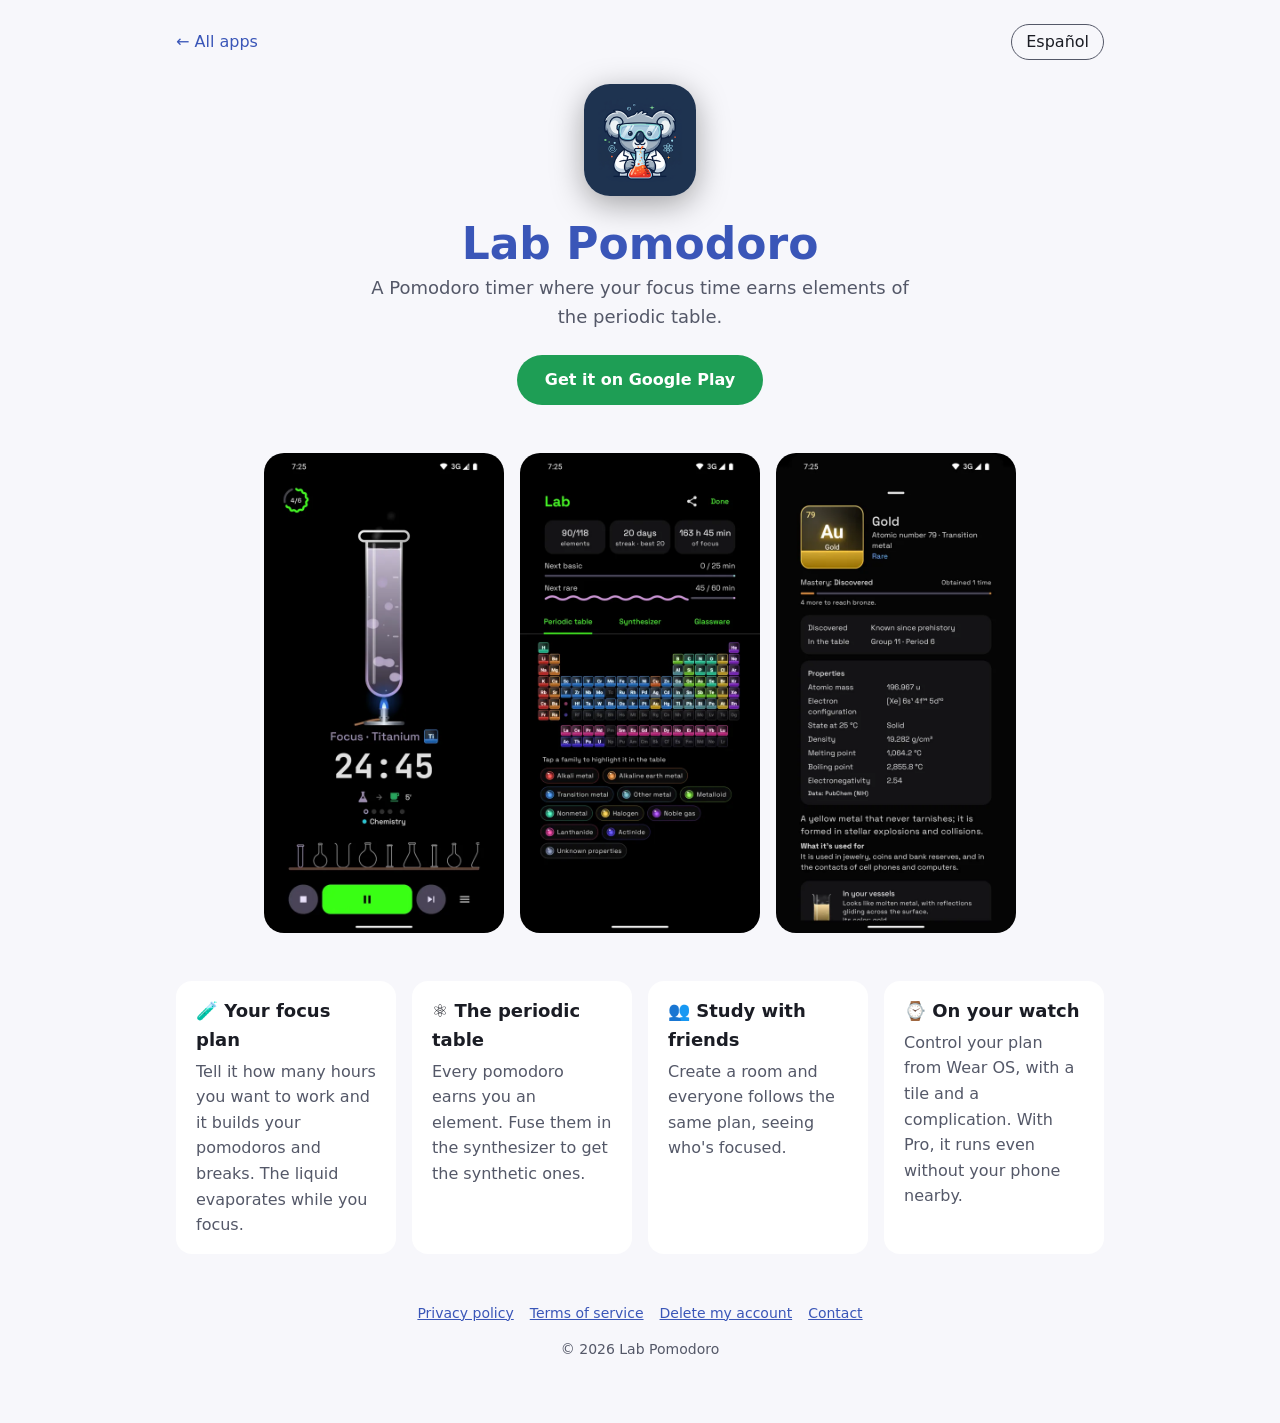
<file: lab-pomodoro/index.html>
<!doctype html>
<html lang="es">
<head>
<meta charset="utf-8">
<meta name="viewport" content="width=device-width, initial-scale=1">
<title>Lab Pomodoro</title>
<meta name="description" content="Timer Pomodoro: tu tiempo de enfoque te da elementos de la tabla periódica. · Pomodoro timer where your focus time earns elements of the periodic table.">
<link rel="icon" href="../favicon.png">
<style>
  :root { --bg: #0c0e16; --fg: #e6e8f2; --muted: #a9adc2; --accent: #b2c5ff; --card: #171a26; --green: #2ecc71; --on-green: #06210f; }
  @media (prefers-color-scheme: light) {
    :root { --bg: #f7f7fb; --fg: #1a1c24; --muted: #545868; --accent: #3a56b8; --card: #ffffff; --green: #1e9e55; --on-green: #ffffff; }
  }
  * { box-sizing: border-box; }
  body { margin: 0; background: var(--bg); color: var(--fg); font: 16px/1.6 system-ui, -apple-system, "Segoe UI", Roboto, sans-serif; }
  main { max-width: 960px; margin: 0 auto; padding: 24px 16px 48px; }
  header { display: flex; justify-content: space-between; align-items: center; }
  .back { color: var(--accent); text-decoration: none; }
  .lang { background: none; border: 1px solid var(--muted); color: var(--fg); border-radius: 999px; padding: 4px 14px; font: inherit; cursor: pointer; }
  .hero { text-align: center; padding: 24px 0 8px; }
  .hero img { width: 112px; height: 112px; border-radius: 26px; box-shadow: 0 8px 32px rgba(0, 0, 0, .35); }
  h1 { color: var(--accent); margin: 16px 0 4px; font-size: clamp(30px, 6vw, 44px); line-height: 1.15; }
  .tagline { color: var(--muted); font-size: 18px; max-width: 560px; margin: 0 auto 24px; }
  .play { display: inline-block; background: var(--green); color: var(--on-green); text-decoration: none; font-weight: 600; padding: 12px 28px; border-radius: 999px; }
  .shots { display: flex; gap: 16px; margin: 40px 0; overflow-x: auto; padding-bottom: 8px; }
  /* Centradas, pero si no caben se pueden deslizar desde la primera */
  .shots img:first-child { margin-left: auto; }
  .shots img:last-child { margin-right: auto; }
  .shots img { width: min(240px, 30vw); min-width: 150px; aspect-ratio: 1 / 2; border-radius: 20px; background: var(--card); }
  .features { display: grid; grid-template-columns: repeat(auto-fit, minmax(210px, 1fr)); gap: 16px; }
  .features section { background: var(--card); border-radius: 16px; padding: 16px 20px; }
  .features h2 { font-size: 18px; margin: 0 0 4px; }
  .features p { margin: 0; color: var(--muted); }
  footer { margin-top: 48px; text-align: center; color: var(--muted); font-size: 14px; }
  footer a { color: var(--accent); }
  footer nav { display: flex; flex-wrap: wrap; justify-content: center; gap: 4px 16px; margin-bottom: 8px; }
  html:not(.en) [lang="en"]:not(html), html.en [lang="es"]:not(html) { display: none; }
</style>
</head>
<body>
<main>
  <header><a class="back" href="../"><span lang="es">← Todas las apps</span><span lang="en">← All apps</span></a><button class="lang" id="lang" type="button">English</button></header>

  <div class="hero">
    <img src="img/icon.png" alt="">
    <h1>Lab Pomodoro</h1>
    <p class="tagline" lang="es">Un timer Pomodoro donde tu tiempo de enfoque te da elementos de la tabla periódica.</p>
    <p class="tagline" lang="en">A Pomodoro timer where your focus time earns elements of the periodic table.</p>
    <a class="play" href="https://play.google.com/store/apps/details?id=com.jjas.labpomodoro">
      <span lang="es">Descárgala en Google Play</span><span lang="en">Get it on Google Play</span>
    </a>
  </div>

  <div class="shots" lang="es">
    <img src="img/es_1_timer.webp" alt="El timer con un matraz que se evapora mientras te enfocas">
    <img src="img/es_3_table.webp" alt="La tabla periódica con los elementos que has ganado">
    <img src="img/es_4_element.webp" alt="La ficha de un elemento">
  </div>
  <div class="shots" lang="en">
    <img src="img/en_1_timer.webp" alt="The timer with a flask that evaporates while you focus">
    <img src="img/en_3_table.webp" alt="The periodic table with the elements you've earned">
    <img src="img/en_4_element.webp" alt="An element's detail card">
  </div>

  <div class="features" lang="es">
    <section><h2>🧪 Tu plan de enfoque</h2><p>Dile cuántas horas quieres trabajar y arma los pomodoros y descansos. El líquido se evapora mientras te concentras.</p></section>
    <section><h2>⚛️ La tabla periódica</h2><p>Cada pomodoro te da un elemento. Fusiónalos en el sintetizador para conseguir los sintéticos.</p></section>
    <section><h2>👥 Estudia con amigos</h2><p>Crea una sala y todos siguen el mismo plan, viendo quién está enfocado.</p></section>
    <section><h2>⌚ En tu reloj</h2><p>Controla el plan desde Wear OS, con tile y complicación. Con Pro, corre aunque no tengas el teléfono cerca.</p></section>
  </div>
  <div class="features" lang="en">
    <section><h2>🧪 Your focus plan</h2><p>Tell it how many hours you want to work and it builds your pomodoros and breaks. The liquid evaporates while you focus.</p></section>
    <section><h2>⚛️ The periodic table</h2><p>Every pomodoro earns you an element. Fuse them in the synthesizer to get the synthetic ones.</p></section>
    <section><h2>👥 Study with friends</h2><p>Create a room and everyone follows the same plan, seeing who's focused.</p></section>
    <section><h2>⌚ On your watch</h2><p>Control your plan from Wear OS, with a tile and a complication. With Pro, it runs even without your phone nearby.</p></section>
  </div>

  <footer>
    <nav lang="es">
      <a href="https://jjas-029.github.io/k_pomodoro/privacy/">Política de privacidad</a>
      <a href="https://jjas-029.github.io/k_pomodoro/privacy/terms.html">Condiciones del servicio</a>
      <a href="https://jjas-029.github.io/k_pomodoro/privacy/delete-account.html">Borrar mi cuenta</a>
      <a href="mailto:ciencia.koala@gmail.com">Contacto</a>
    </nav>
    <nav lang="en">
      <a href="https://jjas-029.github.io/k_pomodoro/privacy/#en">Privacy policy</a>
      <a href="https://jjas-029.github.io/k_pomodoro/privacy/terms.html#en">Terms of service</a>
      <a href="https://jjas-029.github.io/k_pomodoro/privacy/delete-account.html">Delete my account</a>
      <a href="mailto:ciencia.koala@gmail.com">Contact</a>
    </nav>
    <p>© 2026 Lab Pomodoro</p>
  </footer>
</main>
<script>
  // Muestra el idioma del navegador; el botón cambia entre español e inglés
  const root = document.documentElement;
  const button = document.getElementById('lang');
  function show(english) {
    root.classList.toggle('en', english);
    root.lang = english ? 'en' : 'es';
    button.textContent = english ? 'Español' : 'English';
  }
  show(!(navigator.language || 'es').toLowerCase().startsWith('es'));
  button.addEventListener('click', () => show(!root.classList.contains('en')));
</script>
</body>
</html>
</file>
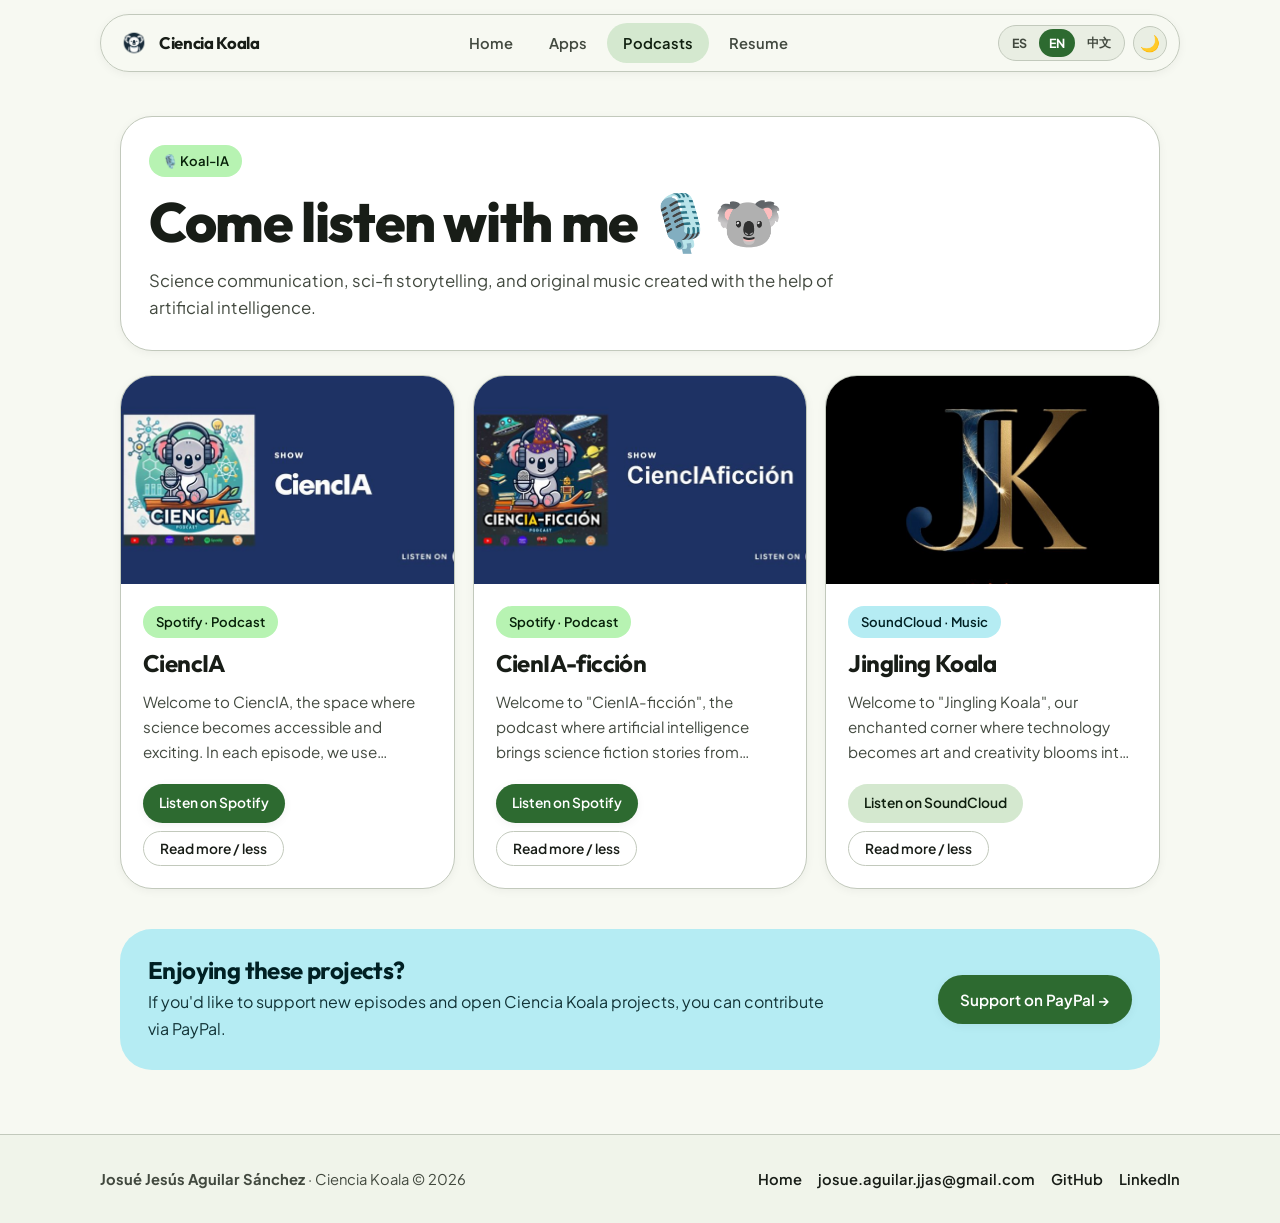
<file: podcasts/index.html>
<!doctype html>
<html lang="es" data-lang="es">
<head>
  <meta charset="utf-8">
  <meta name="viewport" content="width=device-width, initial-scale=1">
  <title>Koal-IA · Podcasts y Audio · Ciencia Koala</title>
  <meta name="description" content="Podcasts y música generada con inteligencia artificial por Josué J.A.S.: CiencIA, CienIA-ficción y Jingling Koala.">
  <link rel="icon" href="../favicon.png">
  <link rel="stylesheet" href="../assets/css/site.css">
  <script src="../assets/js/site.js"></script>
</head>
<body>
  <div class="topbar-wrap">
    <header class="topbar">
      <a class="brand" href="../">
        <img src="../assets/img/logo-koala.png" alt="">
        <span>Ciencia Koala</span>
      </a>

      <nav class="nav-links" aria-label="Navegación principal">
        <a class="nav-link" href="../">
          <span data-i18n="es">Inicio</span>
          <span data-i18n="en">Home</span>
          <span data-i18n="zh">首页</span>
        </a>
        <a class="nav-link" href="../#apps">
          <span data-i18n="es">Apps</span>
          <span data-i18n="en">Apps</span>
          <span data-i18n="zh">应用</span>
        </a>
        <a class="nav-link active" href="./">
          <span data-i18n="es">Podcasts</span>
          <span data-i18n="en">Podcasts</span>
          <span data-i18n="zh">播客</span>
        </a>
        <a class="nav-link" href="../cv/">
          <span data-i18n="es">CV</span>
          <span data-i18n="en">Resume</span>
          <span data-i18n="zh">简历</span>
        </a>
      </nav>

      <div class="controls">
        <div class="lang-group" role="group" aria-label="Idioma">
          <button class="lang-btn" type="button" data-set-lang="es" aria-pressed="true">ES</button>
          <button class="lang-btn" type="button" data-set-lang="en" aria-pressed="false">EN</button>
          <button class="lang-btn" type="button" data-set-lang="zh" aria-pressed="false">中文</button>
        </div>
        <button class="theme-btn" id="theme-toggle" type="button" aria-label="Cambiar tema">🌙</button>
      </div>
    </header>
  </div>

  <main class="container">
    <section class="surface-card" style="margin-top: 16px;">
      <div class="chip-row" style="margin-bottom: 14px;">
        <span class="chip chip-primary">🎙️ Koal-IA</span>
      </div>
      <h1 class="display-title">
        <span data-i18n="es">Te invito a escuchar 🎙️🐨</span>
        <span data-i18n="en">Come listen with me 🎙️🐨</span>
        <span data-i18n="zh">欢迎收听 Koal-IA 🎙️🐨</span>
      </h1>
      <p class="muted" style="margin: 14px 0 0; max-width: 62ch; font-size: 1.05rem;">
        <span data-i18n="es">Proyectos de divulgación científica, relatos de ciencia ficción y música original creados con apoyo de inteligencia artificial.</span>
        <span data-i18n="en">Science communication, sci-fi storytelling, and original music created with the help of artificial intelligence.</span>
        <span data-i18n="zh">借助人工智能打造的科学普及播客、科幻故事演绎与原创音乐作品。</span>
      </p>
    </section>

    <section class="grid-3" style="margin-top: 24px;">
      <!-- CiencIA -->
      <article class="podcast-card">
        <a href="https://creators.spotify.com/pod/show/jjas" target="_blank" rel="noopener" aria-label="CiencIA en Spotify">
          <img class="podcast-cover" src="../assets/img/podcast-ciencia.jpg" alt="Portada del podcast CiencIA">
        </a>
        <div class="podcast-body">
          <span class="chip chip-primary" style="align-self: flex-start;">Spotify · Podcast</span>
          <h2>CiencIA</h2>
          <p class="podcast-desc-clamped">
            <span data-i18n="es">Bienvenido a CiencIA, el espacio donde la ciencia se vuelve accesible y emocionante. En cada episodio utilizamos inteligencia artificial para narrar documentos científicos y tesis, permitiendo que el conocimiento llegue a todos sin importar la complejidad técnica o la dificultad de acceso a los textos originales, siempre respetando y dando crédito a los autores originales.</span>
            <span data-i18n="en">Welcome to CiencIA, the space where science becomes accessible and exciting. In each episode, we use artificial intelligence to narrate scientific papers and theses, helping knowledge reach everyone regardless of technical complexity, always crediting the original authors.</span>
            <span data-i18n="zh">欢迎来到 CiencIA，在这里科学变得通俗易懂且充满魅力。每一期我们都会使用人工智能朗读科学论文与学位论文，让知识跨越专业门槛触达更多人，并始终尊重和署名原作者。</span>
          </p>
          <div class="podcast-actions">
            <a class="btn btn-filled btn-sm" href="https://creators.spotify.com/pod/show/jjas" target="_blank" rel="noopener">
              <span data-i18n="es">Escuchar en Spotify</span>
              <span data-i18n="en">Listen on Spotify</span>
              <span data-i18n="zh">在 Spotify 收听</span>
            </a>
            <button class="btn btn-outlined btn-sm" type="button" data-toggle-desc aria-expanded="false">
              <span data-i18n="es">Leer más / menos</span>
              <span data-i18n="en">Read more / less</span>
              <span data-i18n="zh">展开 / 收起</span>
            </button>
          </div>
        </div>
      </article>

      <!-- CienIA-ficción -->
      <article class="podcast-card">
        <a href="https://creators.spotify.com/pod/show/jjas1" target="_blank" rel="noopener" aria-label="CienIA-ficción en Spotify">
          <img class="podcast-cover" src="../assets/img/podcast-ficcion.jpg" alt="Portada del podcast CienIA-ficción">
        </a>
        <div class="podcast-body">
          <span class="chip chip-primary" style="align-self: flex-start;">Spotify · Podcast</span>
          <h2>CienIA-ficción</h2>
          <p class="podcast-desc-clamped">
            <span data-i18n="es">Bienvenidos a "CienIA-ficción", el podcast donde la inteligencia artificial da vida a relatos de ciencia ficción de diversos autores. Sumérgete en aventuras intergalácticas, futuros distópicos y tecnologías inimaginables. Cada episodio explora nuevas dimensiones mientras la IA narra historias que desafían la realidad.</span>
            <span data-i18n="en">Welcome to "CienIA-ficción", the podcast where artificial intelligence brings science fiction stories from diverse authors to life. Dive into intergalactic adventures, dystopian futures, and unimaginable technologies.</span>
            <span data-i18n="zh">欢迎来到《CienIA-ficción》，由人工智能生动演绎多位作家的科幻短篇。沉浸在星际冒险、反乌托邦未来和不可思议的科技想象之中。</span>
          </p>
          <div class="podcast-actions">
            <a class="btn btn-filled btn-sm" href="https://creators.spotify.com/pod/show/jjas1" target="_blank" rel="noopener">
              <span data-i18n="es">Escuchar en Spotify</span>
              <span data-i18n="en">Listen on Spotify</span>
              <span data-i18n="zh">在 Spotify 收听</span>
            </a>
            <button class="btn btn-outlined btn-sm" type="button" data-toggle-desc aria-expanded="false">
              <span data-i18n="es">Leer más / menos</span>
              <span data-i18n="en">Read more / less</span>
              <span data-i18n="zh">展开 / 收起</span>
            </button>
          </div>
        </div>
      </article>

      <!-- Jingling Koala -->
      <article class="podcast-card">
        <a href="https://soundcloud.com/josue-aguilar-jjas" target="_blank" rel="noopener" aria-label="Jingling Koala en SoundCloud">
          <img class="podcast-cover" src="../assets/img/podcast-jk.jpg" alt="Portada de Jingling Koala">
        </a>
        <div class="podcast-body">
          <span class="chip chip-tertiary" style="align-self: flex-start;">SoundCloud · Music</span>
          <h2>Jingling Koala</h2>
          <p class="podcast-desc-clamped">
            <span data-i18n="es">Bienvenidos a "Jingling Koala", nuestro rincón encantado donde la tecnología se convierte en arte y la creatividad florece en melodías que acarician el alma. Sumérgete en un mundo de canciones únicas, forjadas con la chispa de la inteligencia artificial, cada una irradiando calidez y emociones puras.</span>
            <span data-i18n="en">Welcome to "Jingling Koala", our enchanted corner where technology becomes art and creativity blooms into soulful melodies. Dive into unique songs forged with artificial intelligence, radiating warmth and pure emotion.</span>
            <span data-i18n="zh">欢迎来到 “Jingling Koala”，在这里科技化为艺术，创意绽放成温暖人心的旋律。沉浸在由人工智能打造的独特音乐世界中。</span>
          </p>
          <div class="podcast-actions">
            <a class="btn btn-tonal btn-sm" href="https://soundcloud.com/josue-aguilar-jjas" target="_blank" rel="noopener">
              <span data-i18n="es">Escuchar en SoundCloud</span>
              <span data-i18n="en">Listen on SoundCloud</span>
              <span data-i18n="zh">在 SoundCloud 收听</span>
            </a>
            <button class="btn btn-outlined btn-sm" type="button" data-toggle-desc aria-expanded="false">
              <span data-i18n="es">Leer más / menos</span>
              <span data-i18n="en">Read more / less</span>
              <span data-i18n="zh">展开 / 收起</span>
            </button>
          </div>
        </div>
      </article>
    </section>

    <!-- Support Banner -->
    <section class="banner-card">
      <div>
        <h2>
          <span data-i18n="es">¿Te gustan estos proyectos?</span>
          <span data-i18n="en">Enjoying these projects?</span>
          <span data-i18n="zh">喜欢这些项目吗？</span>
        </h2>
        <p data-i18n="es">Si quieres apoyar la producción de nuevos episodios y herramientas abiertas de Ciencia Koala, puedes invitarme un café en PayPal.</p>
        <p data-i18n="en">If you'd like to support new episodes and open Ciencia Koala projects, you can contribute via PayPal.</p>
        <p data-i18n="zh">如果你想支持 Ciencia Koala 创作更多节目与开源工具，欢迎通过 PayPal 给予支持。</p>
      </div>
      <a class="btn btn-filled" href="https://paypal.me/cienIA?country.x=MX&locale.x=es_XC" target="_blank" rel="noopener">
        <span data-i18n="es">Apoyar en PayPal →</span>
        <span data-i18n="en">Support on PayPal →</span>
        <span data-i18n="zh">通过 PayPal 支持 →</span>
      </a>
    </section>
  </main>

  <footer class="site-footer">
    <div class="footer-inner">
      <div>
        <strong>Josué Jesús Aguilar Sánchez</strong> · Ciencia Koala © 2026
      </div>
      <div class="footer-links">
        <a href="../">
          <span data-i18n="es">Inicio</span>
          <span data-i18n="en">Home</span>
          <span data-i18n="zh">首页</span>
        </a>
        <a href="mailto:josue.aguilar.jjas@gmail.com">josue.aguilar.jjas@gmail.com</a>
        <a href="https://github.com/JJAS-029" target="_blank" rel="noopener">GitHub</a>
        <a href="https://www.linkedin.com/in/josu%C3%A9-jes%C3%BAs-aguilar-s%C3%A1nchez-geo/" target="_blank" rel="noopener">LinkedIn</a>
      </div>
    </div>
  </footer>
</body>
</html>
</file>
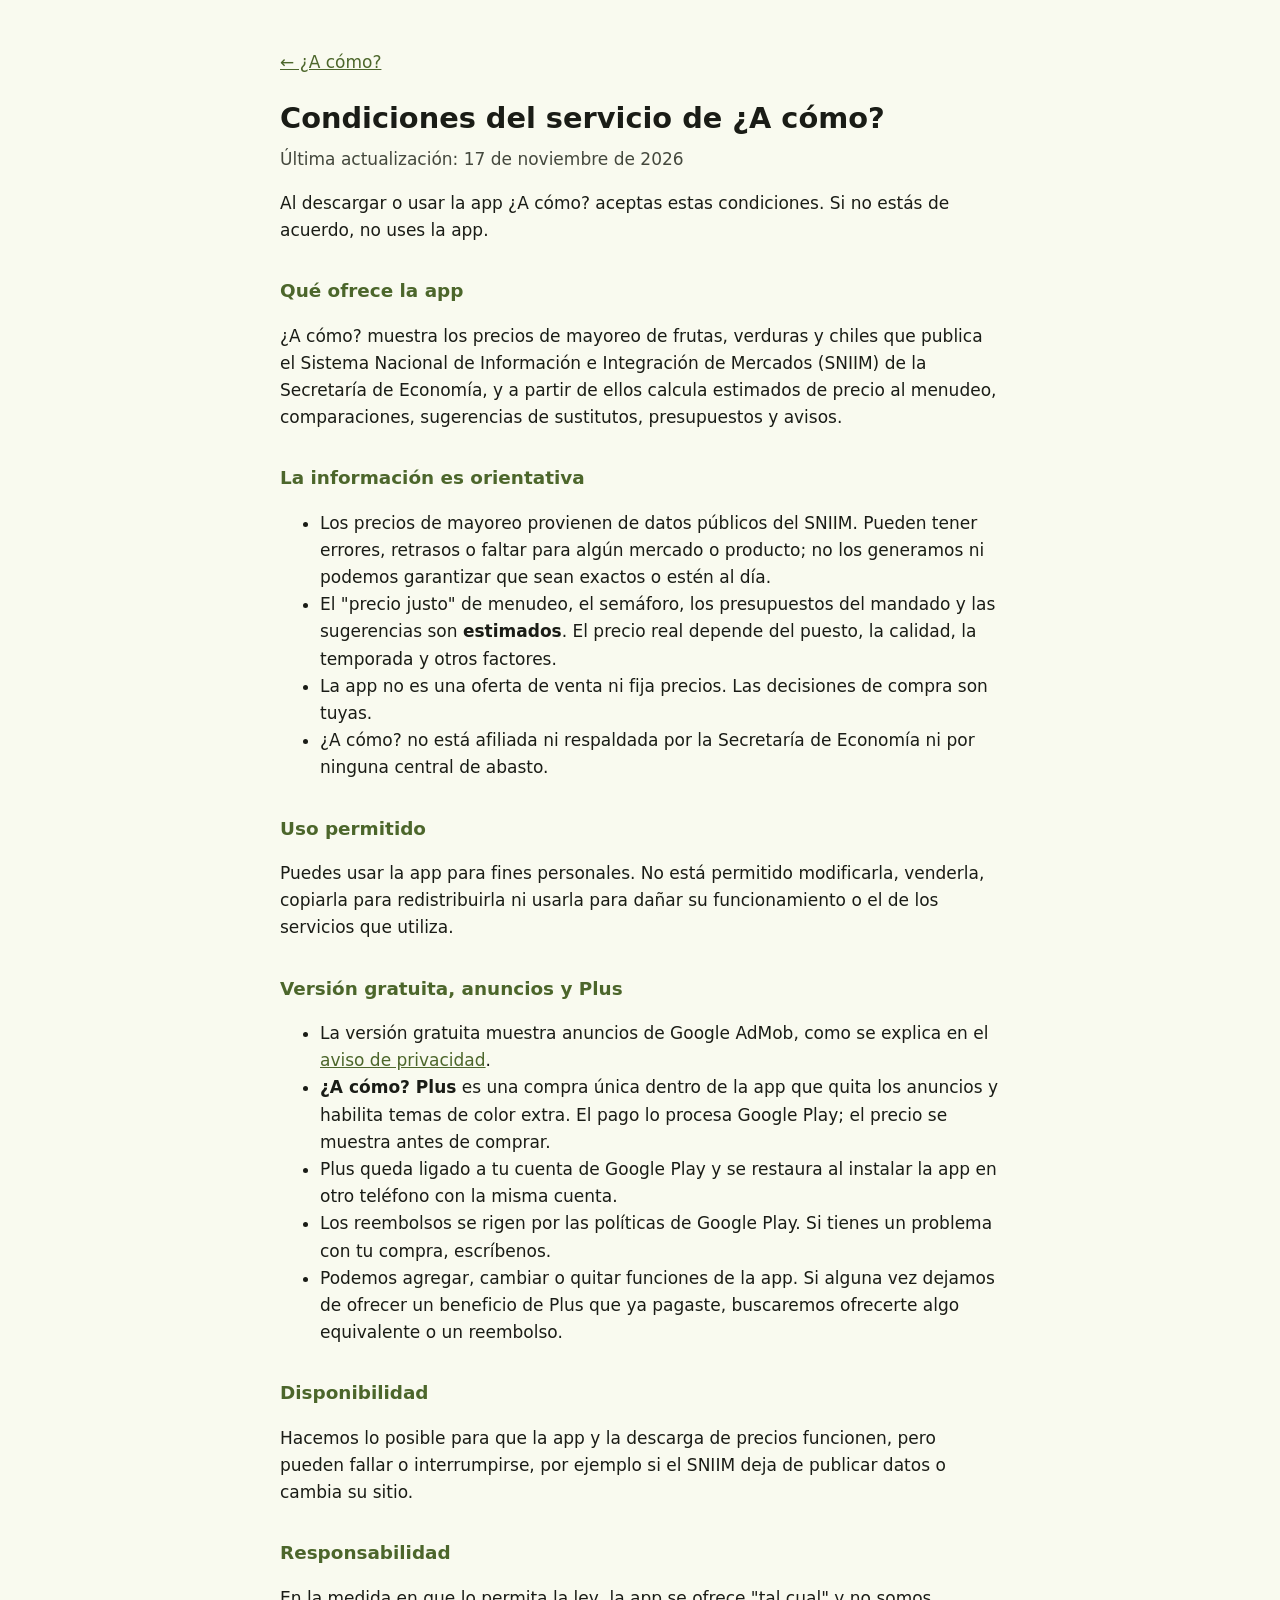
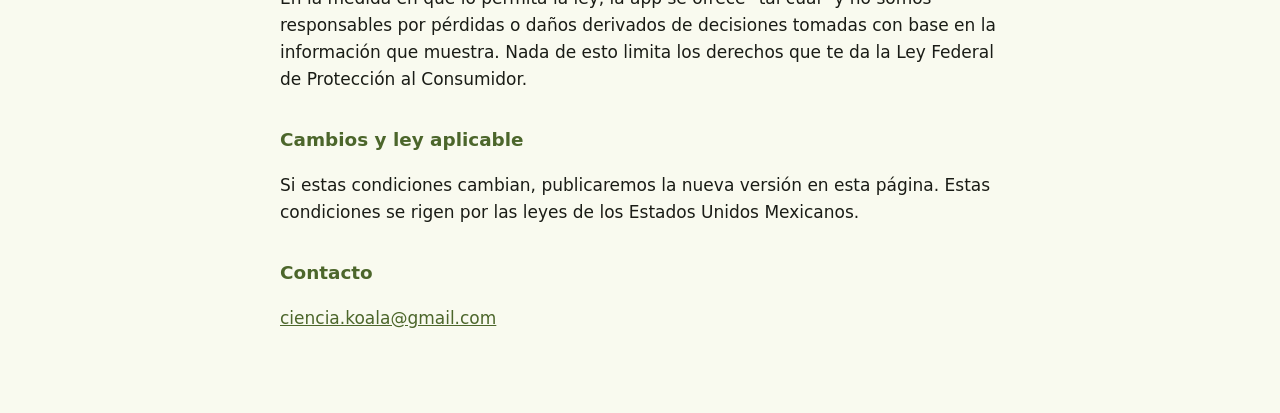
<file: acomo/condiciones.html>
<!doctype html>
<html lang="es">
<head>
<meta charset="utf-8">
<meta name="viewport" content="width=device-width, initial-scale=1">
<title>Condiciones del servicio · ¿A cómo?</title>
<link rel="icon" href="icon.png">
<style>
  :root { --fondo: #f9faef; --texto: #1a1c16; --suave: #44483d; --verde: #4c662b; }
  @media (prefers-color-scheme: dark) { :root { --fondo: #12140e; --texto: #e2e3d8; --suave: #c5c8ba; --verde: #b1d18a; } }
  body { margin: 0; background: var(--fondo); color: var(--texto); font: 17px/1.6 system-ui, sans-serif; }
  main { max-width: 720px; margin: 0 auto; padding: 32px 16px 64px; }
  h1 { font-size: 1.8rem; margin-bottom: 0; } h2 { color: var(--verde); font-size: 1.15rem; margin-top: 2rem; }
  .fecha { color: var(--suave); margin-top: 4px; } a { color: var(--verde); }
</style>
</head>
<body>
<main>
<p><a href="./">← ¿A cómo?</a></p>
<h1>Condiciones del servicio de ¿A cómo?</h1>
<p class="fecha">Última actualización: 17 de noviembre de 2026</p>

<p>Al descargar o usar la app ¿A cómo? aceptas estas condiciones. Si no estás de acuerdo, no uses la app.</p>

<h2>Qué ofrece la app</h2>
<p>¿A cómo? muestra los precios de mayoreo de frutas, verduras y chiles que publica el Sistema Nacional de
Información e Integración de Mercados (SNIIM) de la Secretaría de Economía, y a partir de ellos calcula
estimados de precio al menudeo, comparaciones, sugerencias de sustitutos, presupuestos y avisos.</p>

<h2>La información es orientativa</h2>
<ul>
  <li>Los precios de mayoreo provienen de datos públicos del SNIIM. Pueden tener errores, retrasos o faltar
    para algún mercado o producto; no los generamos ni podemos garantizar que sean exactos o estén al día.</li>
  <li>El "precio justo" de menudeo, el semáforo, los presupuestos del mandado y las sugerencias son
    <strong>estimados</strong>. El precio real depende del puesto, la calidad, la temporada y otros factores.</li>
  <li>La app no es una oferta de venta ni fija precios. Las decisiones de compra son tuyas.</li>
  <li>¿A cómo? no está afiliada ni respaldada por la Secretaría de Economía ni por ninguna central de abasto.</li>
</ul>

<h2>Uso permitido</h2>
<p>Puedes usar la app para fines personales. No está permitido modificarla, venderla, copiarla para
redistribuirla ni usarla para dañar su funcionamiento o el de los servicios que utiliza.</p>

<h2>Versión gratuita, anuncios y Plus</h2>
<ul>
  <li>La versión gratuita muestra anuncios de Google AdMob, como se explica en el
    <a href="privacidad.html">aviso de privacidad</a>.</li>
  <li><strong>¿A cómo? Plus</strong> es una compra única dentro de la app que quita los anuncios y habilita temas
    de color extra. El pago lo procesa Google Play; el precio se muestra antes de comprar.</li>
  <li>Plus queda ligado a tu cuenta de Google Play y se restaura al instalar la app en otro teléfono con la
    misma cuenta.</li>
  <li>Los reembolsos se rigen por las políticas de Google Play. Si tienes un problema con tu compra, escríbenos.</li>
  <li>Podemos agregar, cambiar o quitar funciones de la app. Si alguna vez dejamos de ofrecer un beneficio de
    Plus que ya pagaste, buscaremos ofrecerte algo equivalente o un reembolso.</li>
</ul>

<h2>Disponibilidad</h2>
<p>Hacemos lo posible para que la app y la descarga de precios funcionen, pero pueden fallar o
interrumpirse, por ejemplo si el SNIIM deja de publicar datos o cambia su sitio.</p>

<h2>Responsabilidad</h2>
<p>En la medida en que lo permita la ley, la app se ofrece "tal cual" y no somos responsables por pérdidas
o daños derivados de decisiones tomadas con base en la información que muestra. Nada de esto limita los
derechos que te da la Ley Federal de Protección al Consumidor.</p>

<h2>Cambios y ley aplicable</h2>
<p>Si estas condiciones cambian, publicaremos la nueva versión en esta página. Estas condiciones se rigen
por las leyes de los Estados Unidos Mexicanos.</p>

<h2>Contacto</h2>
<p><a href="mailto:ciencia.koala@gmail.com">ciencia.koala@gmail.com</a></p>
</main>
</body>
</html>
</file>
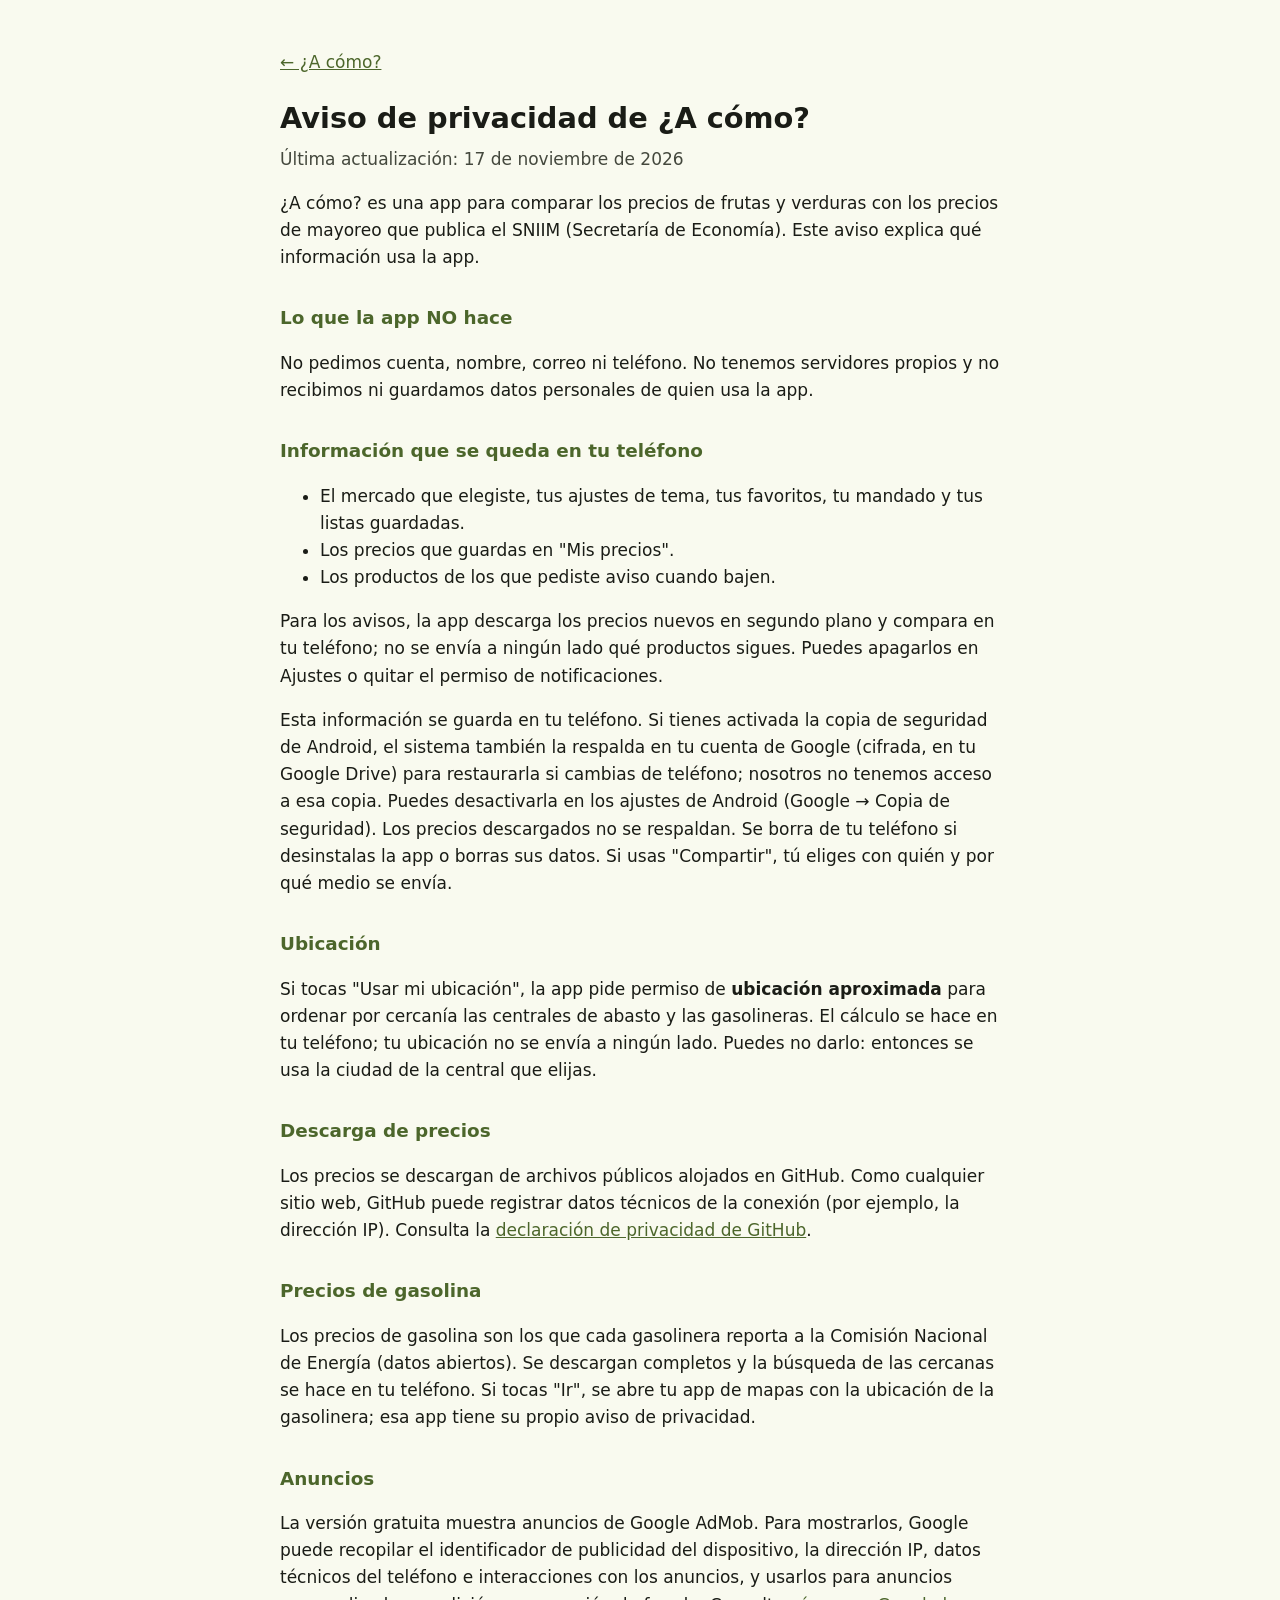
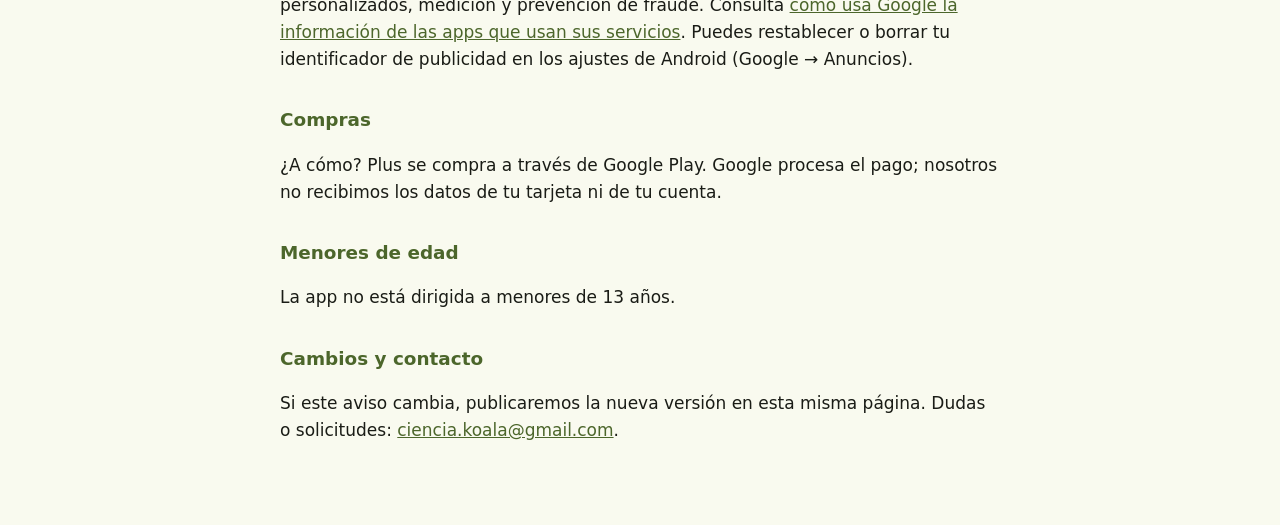
<file: acomo/privacidad.html>
<!doctype html>
<html lang="es">
<head>
<meta charset="utf-8">
<meta name="viewport" content="width=device-width, initial-scale=1">
<title>Aviso de privacidad · ¿A cómo?</title>
<link rel="icon" href="icon.png">
<style>
  :root { --fondo: #f9faef; --texto: #1a1c16; --suave: #44483d; --verde: #4c662b; }
  @media (prefers-color-scheme: dark) { :root { --fondo: #12140e; --texto: #e2e3d8; --suave: #c5c8ba; --verde: #b1d18a; } }
  body { margin: 0; background: var(--fondo); color: var(--texto); font: 17px/1.6 system-ui, sans-serif; }
  main { max-width: 720px; margin: 0 auto; padding: 32px 16px 64px; }
  h1 { font-size: 1.8rem; margin-bottom: 0; } h2 { color: var(--verde); font-size: 1.15rem; margin-top: 2rem; }
  .fecha { color: var(--suave); margin-top: 4px; } a { color: var(--verde); }
</style>
</head>
<body>
<main>
<p><a href="./">← ¿A cómo?</a></p>
<h1>Aviso de privacidad de ¿A cómo?</h1>
<p class="fecha">Última actualización: 17 de noviembre de 2026</p>

<p>¿A cómo? es una app para comparar los precios de frutas y verduras con los precios de mayoreo
que publica el SNIIM (Secretaría de Economía). Este aviso explica qué información usa la app.</p>

<h2>Lo que la app NO hace</h2>
<p>No pedimos cuenta, nombre, correo ni teléfono. No tenemos servidores propios y no recibimos
ni guardamos datos personales de quien usa la app.</p>

<h2>Información que se queda en tu teléfono</h2>
<ul>
  <li>El mercado que elegiste, tus ajustes de tema, tus favoritos, tu mandado y tus listas guardadas.</li>
  <li>Los precios que guardas en "Mis precios".</li>
  <li>Los productos de los que pediste aviso cuando bajen.</li>
</ul>
<p>Para los avisos, la app descarga los precios nuevos en segundo plano y compara en tu teléfono;
no se envía a ningún lado qué productos sigues. Puedes apagarlos en Ajustes o quitar el permiso de
notificaciones.</p>
<p>Esta información se guarda en tu teléfono. Si tienes activada la copia de seguridad de Android, el sistema
también la respalda en tu cuenta de Google (cifrada, en tu Google Drive) para restaurarla si cambias de teléfono;
nosotros no tenemos acceso a esa copia. Puedes desactivarla en los ajustes de Android (Google → Copia de seguridad).
Los precios descargados no se respaldan. Se borra de tu teléfono si desinstalas la app o borras sus datos.
Si usas "Compartir", tú eliges con quién y por qué medio se envía.</p>

<h2>Ubicación</h2>
<p>Si tocas "Usar mi ubicación", la app pide permiso de <strong>ubicación aproximada</strong> para
ordenar por cercanía las centrales de abasto y las gasolineras. El cálculo se hace en tu teléfono; tu
ubicación no se envía a ningún lado. Puedes no darlo: entonces se usa la ciudad de la central que elijas.</p>

<h2>Descarga de precios</h2>
<p>Los precios se descargan de archivos públicos alojados en GitHub. Como cualquier sitio web,
GitHub puede registrar datos técnicos de la conexión (por ejemplo, la dirección IP). Consulta la
<a href="https://docs.github.com/es/site-policy/privacy-policies/github-general-privacy-statement">declaración de privacidad de GitHub</a>.</p>

<h2>Precios de gasolina</h2>
<p>Los precios de gasolina son los que cada gasolinera reporta a la Comisión Nacional de Energía (datos abiertos).
Se descargan completos y la búsqueda de las cercanas se hace en tu teléfono. Si tocas "Ir", se abre tu app de
mapas con la ubicación de la gasolinera; esa app tiene su propio aviso de privacidad.</p>

<h2>Anuncios</h2>
<p>La versión gratuita muestra anuncios de Google AdMob. Para mostrarlos, Google puede recopilar el
identificador de publicidad del dispositivo, la dirección IP, datos técnicos del teléfono e
interacciones con los anuncios, y usarlos para anuncios personalizados, medición y prevención de
fraude. Consulta <a href="https://policies.google.com/technologies/partner-sites?hl=es">cómo usa Google
la información de las apps que usan sus servicios</a>. Puedes restablecer o borrar tu identificador
de publicidad en los ajustes de Android (Google → Anuncios).</p>

<h2>Compras</h2>
<p>¿A cómo? Plus se compra a través de Google Play. Google procesa el pago; nosotros no recibimos
los datos de tu tarjeta ni de tu cuenta.</p>

<h2>Menores de edad</h2>
<p>La app no está dirigida a menores de 13 años.</p>

<h2>Cambios y contacto</h2>
<p>Si este aviso cambia, publicaremos la nueva versión en esta misma página.
Dudas o solicitudes: <a href="mailto:ciencia.koala@gmail.com">ciencia.koala@gmail.com</a>.</p>
</main>
</body>
</html>
</file>
<file: assets/css/site.css>
@import url('https://fonts.googleapis.com/css2?family=Outfit:wght@500;600;700;800&family=Plus+Jakarta+Sans:wght@400;500;600;700&display=swap');

:root {
  /* Material 3 Expressive — Ciencia Koala Tonal Palette (Light) */
  --md-surface: #f7f9f2;
  --md-surface-container-lowest: #ffffff;
  --md-surface-container-low: #f0f4ea;
  --md-surface-container: #e9eee3;
  --md-surface-container-high: #e2e8db;
  --md-on-surface: #181d17;
  --md-on-surface-variant: #42493f;

  --md-primary: #2d6a30;
  --md-on-primary: #ffffff;
  --md-primary-container: #b7f3b2;
  --md-on-primary-container: #072109;

  --md-secondary: #51634f;
  --md-secondary-container: #d4e8cf;
  --md-on-secondary-container: #0f1f0f;

  --md-tertiary: #2e676d;
  --md-tertiary-container: #b5ecf3;
  --md-on-tertiary-container: #002023;

  --md-outline: #72796f;
  --md-outline-variant: #c2c9bc;

  --md-shadow-sm: 0 2px 10px rgba(24, 29, 23, 0.05);
  --md-shadow-md: 0 10px 30px rgba(24, 29, 23, 0.09);
  --md-glass: rgba(247, 249, 242, 0.82);

  /* Expressive Shape & Motion */
  --shape-xl: 32px;
  --shape-lg: 24px;
  --shape-md: 16px;
  --shape-pill: 9999px;
  --spring: cubic-bezier(0.2, 0.9, 0.3, 1.25);
  --smooth: cubic-bezier(0.2, 0, 0, 1);

  --font-display: 'Outfit', 'PingFang SC', 'Microsoft YaHei', system-ui, sans-serif;
  --font-body: 'Plus Jakarta Sans', 'PingFang SC', 'Microsoft YaHei', system-ui, -apple-system, sans-serif;
}

@media (prefers-color-scheme: dark) {
  :root:not([data-theme="light"]) {
    --md-surface: #10140f;
    --md-surface-container-lowest: #0b0f0a;
    --md-surface-container-low: #171c16;
    --md-surface-container: #1c221b;
    --md-surface-container-high: #262d24;
    --md-on-surface: #e1e5dc;
    --md-on-surface-variant: #c2c9bc;

    --md-primary: #9cd698;
    --md-on-primary: #00390c;
    --md-primary-container: #13511b;
    --md-on-primary-container: #b7f3b2;

    --md-secondary: #b8ccb4;
    --md-secondary-container: #3a4b38;
    --md-on-secondary-container: #d4e8cf;

    --md-tertiary: #99d0d6;
    --md-tertiary-container: #104e54;
    --md-on-tertiary-container: #b5ecf3;

    --md-outline: #8c9387;
    --md-outline-variant: #3f463d;

    --md-shadow-sm: 0 2px 12px rgba(0, 0, 0, 0.25);
    --md-shadow-md: 0 14px 36px rgba(0, 0, 0, 0.38);
    --md-glass: rgba(16, 20, 15, 0.82);
  }
}

:root[data-theme="dark"] {
  --md-surface: #10140f;
  --md-surface-container-lowest: #0b0f0a;
  --md-surface-container-low: #171c16;
  --md-surface-container: #1c221b;
  --md-surface-container-high: #262d24;
  --md-on-surface: #e1e5dc;
  --md-on-surface-variant: #c2c9bc;

  --md-primary: #9cd698;
  --md-on-primary: #00390c;
  --md-primary-container: #13511b;
  --md-on-primary-container: #b7f3b2;

  --md-secondary: #b8ccb4;
  --md-secondary-container: #3a4b38;
  --md-on-secondary-container: #d4e8cf;

  --md-tertiary: #99d0d6;
  --md-tertiary-container: #104e54;
  --md-on-tertiary-container: #b5ecf3;

  --md-outline: #8c9387;
  --md-outline-variant: #3f463d;

  --md-shadow-sm: 0 2px 12px rgba(0, 0, 0, 0.25);
  --md-shadow-md: 0 14px 36px rgba(0, 0, 0, 0.38);
  --md-glass: rgba(16, 20, 15, 0.82);
}

/* Multilingual visibility (ES / EN / ZH) */
html[data-lang="es"] [data-i18n]:not([data-i18n="es"]),
html[data-lang="en"] [data-i18n]:not([data-i18n="en"]),
html[data-lang="zh"] [data-i18n]:not([data-i18n="zh"]) {
  display: none !important;
}

*, *::before, *::after {
  box-sizing: border-box;
}

html {
  scroll-behavior: smooth;
}

body {
  margin: 0;
  background: var(--md-surface);
  color: var(--md-on-surface);
  font-family: var(--font-body);
  font-size: 16px;
  line-height: 1.65;
  -webkit-font-smoothing: antialiased;
  min-height: 100vh;
  display: flex;
  flex-direction: column;
  overflow-x: clip;
}

code {
  overflow-wrap: anywhere;
  font-size: 0.9em;
}

img {
  max-width: 100%;
  display: block;
}

a {
  color: var(--md-primary);
}

/* Top App Bar (Material 3 Expressive Floating Pill) */
.topbar-wrap {
  position: sticky;
  top: 0;
  z-index: 50;
  padding: 14px 16px 8px;
  pointer-events: none;
}

.topbar {
  pointer-events: auto;
  max-width: 1080px;
  margin: 0 auto;
  background: var(--md-glass);
  backdrop-filter: blur(18px);
  -webkit-backdrop-filter: blur(18px);
  border: 1px solid var(--md-outline-variant);
  border-radius: var(--shape-pill);
  padding: 8px 12px 8px 18px;
  display: flex;
  align-items: center;
  justify-content: space-between;
  gap: 12px;
  box-shadow: var(--md-shadow-sm);
}

.brand {
  display: inline-flex;
  align-items: center;
  gap: 10px;
  text-decoration: none;
  color: var(--md-on-surface);
  font-family: var(--font-display);
  font-weight: 700;
  font-size: 1.05rem;
  letter-spacing: -0.02em;
  white-space: nowrap;
}

.brand img {
  width: 30px;
  height: 30px;
  border-radius: 10px;
  object-fit: cover;
}

.nav-links {
  display: flex;
  align-items: center;
  gap: 4px;
}

.nav-link {
  text-decoration: none;
  color: var(--md-on-surface-variant);
  font-weight: 600;
  font-size: 0.92rem;
  padding: 8px 16px;
  border-radius: var(--shape-pill);
  transition: background-color 0.2s var(--smooth), color 0.2s var(--smooth), transform 0.25s var(--spring);
}

.nav-link:hover,
.nav-link:focus-visible {
  background: var(--md-surface-container-high);
  color: var(--md-on-surface);
}

.nav-link.active {
  background: var(--md-secondary-container);
  color: var(--md-on-secondary-container);
}

.controls {
  display: flex;
  align-items: center;
  gap: 8px;
}

/* Segmented Language Switcher (ES | EN | 中文) */
.lang-group {
  display: inline-flex;
  background: var(--md-surface-container);
  border: 1px solid var(--md-outline-variant);
  border-radius: var(--shape-pill);
  padding: 3px;
  gap: 2px;
}

.lang-btn {
  border: none;
  background: transparent;
  color: var(--md-on-surface-variant);
  font-family: var(--font-body);
  font-weight: 700;
  font-size: 0.78rem;
  padding: 5px 10px;
  border-radius: var(--shape-pill);
  cursor: pointer;
  transition: background-color 0.2s var(--smooth), color 0.2s var(--smooth), transform 0.2s var(--spring);
}

.lang-btn:hover {
  color: var(--md-on-surface);
}

.lang-btn[aria-pressed="true"] {
  background: var(--md-primary);
  color: var(--md-on-primary);
}

.theme-btn {
  width: 34px;
  height: 34px;
  border-radius: var(--shape-pill);
  border: 1px solid var(--md-outline-variant);
  background: var(--md-surface-container);
  color: var(--md-on-surface);
  display: inline-flex;
  align-items: center;
  justify-content: center;
  cursor: pointer;
  font-size: 1rem;
  transition: transform 0.25s var(--spring), background-color 0.2s var(--smooth);
}

.theme-btn:hover {
  background: var(--md-surface-container-high);
  transform: rotate(14deg) scale(1.05);
}

/* Layout Container */
.container {
  width: 100%;
  max-width: 1080px;
  margin: 0 auto;
  padding: 20px 20px 64px;
  flex: 1;
}

/* Expressive Typography */
h1, h2, h3 {
  font-family: var(--font-display);
  letter-spacing: -0.025em;
  line-height: 1.12;
  margin: 0;
}

.display-title {
  font-size: clamp(2.15rem, 5.2vw, 3.45rem);
  font-weight: 800;
}

.section-header {
  display: flex;
  flex-wrap: wrap;
  align-items: flex-end;
  justify-content: space-between;
  gap: 12px;
  margin: 56px 0 22px;
}

.section-eyebrow {
  display: inline-flex;
  align-items: center;
  gap: 6px;
  font-size: 0.8rem;
  font-weight: 700;
  text-transform: uppercase;
  letter-spacing: 0.08em;
  color: var(--md-primary);
  margin-bottom: 6px;
}

.section-title {
  font-size: clamp(1.6rem, 3.2vw, 2.2rem);
  font-weight: 700;
}

.muted {
  color: var(--md-on-surface-variant);
}

/* Expressive Buttons (M3 Pill -> Squircle on Active) */
.btn-row {
  display: flex;
  flex-wrap: wrap;
  gap: 10px;
  align-items: center;
}

.btn {
  display: inline-flex;
  align-items: center;
  justify-content: center;
  gap: 8px;
  padding: 12px 22px;
  border-radius: var(--shape-pill);
  font-family: var(--font-body);
  font-weight: 600;
  font-size: 0.95rem;
  text-decoration: none;
  border: none;
  cursor: pointer;
  transition: transform 0.28s var(--spring), border-radius 0.2s var(--smooth), box-shadow 0.2s var(--smooth), background-color 0.2s var(--smooth);
}

.btn:hover {
  transform: translateY(-2px);
}

.btn:active {
  border-radius: var(--shape-md);
  transform: scale(0.97);
}

.btn-filled {
  background: var(--md-primary);
  color: var(--md-on-primary);
  box-shadow: var(--md-shadow-sm);
}

.btn-filled:hover {
  box-shadow: var(--md-shadow-md);
}

.btn-tonal {
  background: var(--md-secondary-container);
  color: var(--md-on-secondary-container);
}

.btn-tertiary {
  background: var(--md-tertiary-container);
  color: var(--md-on-tertiary-container);
}

.btn-outlined {
  background: transparent;
  color: var(--md-on-surface);
  border: 1.5px solid var(--md-outline-variant);
}

.btn-outlined:hover {
  background: var(--md-surface-container);
}

.btn-sm {
  padding: 8px 16px;
  font-size: 0.86rem;
}

/* Chips / Badges */
.chip-row {
  display: flex;
  flex-wrap: wrap;
  gap: 8px;
}

.chip {
  display: inline-flex;
  align-items: center;
  gap: 6px;
  padding: 5px 13px;
  border-radius: var(--shape-pill);
  font-size: 0.82rem;
  font-weight: 600;
  background: var(--md-secondary-container);
  color: var(--md-on-secondary-container);
}

.chip-primary {
  background: var(--md-primary-container);
  color: var(--md-on-primary-container);
}

.chip-tertiary {
  background: var(--md-tertiary-container);
  color: var(--md-on-tertiary-container);
}

.chip-surface {
  background: var(--md-surface-container-high);
  color: var(--md-on-surface);
}

/* Bento Hero Grid */
.hero-bento {
  display: grid;
  grid-template-columns: 1.45fr 1fr;
  gap: 18px;
  margin-top: 16px;
}

.surface-card {
  background: var(--md-surface-container-lowest);
  border: 1px solid var(--md-outline-variant);
  border-radius: var(--shape-xl);
  padding: 28px;
  box-shadow: var(--md-shadow-sm);
}

.surface-tonal {
  background: var(--md-surface-container-low);
  border: 1px solid var(--md-outline-variant);
  border-radius: var(--shape-xl);
  padding: 28px;
}

.hero-main {
  display: flex;
  flex-direction: column;
  justify-content: space-between;
  gap: 22px;
  background: linear-gradient(145deg, var(--md-surface-container-lowest) 0%, var(--md-surface-container-low) 100%);
}

.hero-main p {
  margin: 14px 0 0;
  font-size: 1.05rem;
  color: var(--md-on-surface-variant);
  max-width: 58ch;
}

.hero-side {
  display: flex;
  flex-direction: column;
  align-items: center;
  justify-content: center;
  gap: 18px;
  text-align: center;
  background: var(--md-primary-container);
  color: var(--md-on-primary-container);
  border-color: transparent;
}

.avatar-frame {
  width: 210px;
  height: 210px;
  border-radius: 38% 62% 56% 44% / 44% 40% 60% 56%;
  overflow: hidden;
  border: 4px solid var(--md-surface-container-lowest);
  box-shadow: var(--md-shadow-md);
  transition: border-radius 0.55s var(--spring), transform 0.4s var(--spring);
}

.avatar-frame:hover {
  border-radius: 54% 46% 40% 60% / 56% 52% 48% 44%;
  transform: scale(1.03);
}

.avatar-frame img {
  width: 100%;
  height: 100%;
  object-fit: cover;
  object-position: center top;
}

.hero-side-content {
  display: flex;
  flex-direction: column;
  gap: 14px;
}

.hero-side-meta strong {
  display: block;
  font-family: var(--font-display);
  font-size: 1.2rem;
}

.hero-side-meta span {
  font-size: 0.9rem;
  opacity: 0.88;
}

/* App & Project Cards */
.grid-2 {
  display: grid;
  grid-template-columns: repeat(auto-fit, minmax(min(100%, 300px), 1fr));
  gap: 18px;
}

.grid-3 {
  display: grid;
  grid-template-columns: repeat(auto-fit, minmax(min(100%, 270px), 1fr));
  gap: 18px;
}

.project-card {
  display: flex;
  flex-direction: column;
  gap: 14px;
  background: var(--md-surface-container-lowest);
  border: 1px solid var(--md-outline-variant);
  border-radius: var(--shape-xl);
  padding: 24px;
  text-decoration: none;
  color: inherit;
  box-shadow: var(--md-shadow-sm);
  transition: transform 0.3s var(--spring), box-shadow 0.25s var(--smooth), border-color 0.2s var(--smooth);
}

.project-card:hover,
.project-card:focus-visible {
  transform: translateY(-4px);
  box-shadow: var(--md-shadow-md);
  border-color: var(--md-primary);
}

.app-head {
  display: flex;
  align-items: center;
  gap: 16px;
}

.app-icon {
  width: 68px;
  height: 68px;
  border-radius: 18px;
  flex: none;
  box-shadow: var(--md-shadow-sm);
}

.project-card h3 {
  font-size: 1.3rem;
  font-weight: 700;
}

.project-card p {
  margin: 0;
  color: var(--md-on-surface-variant);
}

.card-action {
  margin-top: auto;
  display: inline-flex;
  align-items: center;
  gap: 6px;
  color: var(--md-primary);
  font-weight: 700;
  font-size: 0.94rem;
}

/* Podcast Cards */
.podcast-card {
  display: flex;
  flex-direction: column;
  background: var(--md-surface-container-lowest);
  border: 1px solid var(--md-outline-variant);
  border-radius: var(--shape-xl);
  overflow: hidden;
  box-shadow: var(--md-shadow-sm);
  transition: transform 0.3s var(--spring), box-shadow 0.25s var(--smooth);
}

.podcast-card:hover {
  transform: translateY(-4px);
  box-shadow: var(--md-shadow-md);
}

.podcast-cover {
  aspect-ratio: 16 / 10;
  width: 100%;
  object-fit: cover;
  background: var(--md-surface-container-high);
}

.podcast-body {
  padding: 22px;
  display: flex;
  flex-direction: column;
  gap: 12px;
  flex: 1;
}

.podcast-body p {
  margin: 0;
  color: var(--md-on-surface-variant);
  font-size: 0.95rem;
}

.podcast-desc-clamped {
  display: -webkit-box;
  -webkit-line-clamp: 3;
  -webkit-box-orient: vertical;
  overflow: hidden;
}

.podcast-desc-clamped.expanded {
  display: block;
  -webkit-line-clamp: unset;
}

.podcast-actions {
  margin-top: auto;
  padding-top: 8px;
  display: flex;
  flex-wrap: wrap;
  gap: 8px;
  align-items: center;
}

/* CV Specific Layouts */
.cv-header {
  display: grid;
  grid-template-columns: auto 1fr;
  gap: 24px;
  align-items: center;
}

.cv-photo {
  width: 132px;
  height: 132px;
  border-radius: 28px;
  object-fit: cover;
  border: 3px solid var(--md-primary-container);
}

.timeline {
  display: flex;
  flex-direction: column;
  gap: 14px;
  margin-top: 16px;
}

.timeline-item {
  background: var(--md-surface-container-low);
  border: 1px solid var(--md-outline-variant);
  border-radius: var(--shape-lg);
  padding: 18px 20px;
}

.timeline-top {
  display: flex;
  flex-wrap: wrap;
  justify-content: space-between;
  align-items: baseline;
  gap: 8px;
  margin-bottom: 6px;
}

.timeline-top h3 {
  font-size: 1.1rem;
  font-weight: 700;
  overflow-wrap: anywhere;
}

.timeline-date {
  font-size: 0.84rem;
  font-weight: 600;
  color: var(--md-primary);
  background: var(--md-primary-container);
  color: var(--md-on-primary-container);
  padding: 3px 10px;
  border-radius: var(--shape-pill);
}

.timeline-org {
  font-weight: 600;
  color: var(--md-on-surface-variant);
  font-size: 0.94rem;
  margin-bottom: 6px;
}

.timeline-item p {
  margin: 0;
  color: var(--md-on-surface-variant);
  font-size: 0.94rem;
}

.timeline-bullets {
  margin: 8px 0 0;
  padding-left: 18px;
  color: var(--md-on-surface-variant);
  font-size: 0.92rem;
  display: flex;
  flex-direction: column;
  gap: 6px;
}

.timeline-bullets li strong {
  color: var(--md-on-surface);
}

.skill-group {
  margin-top: 14px;
}

.skill-group-title {
  font-size: 0.82rem;
  font-weight: 700;
  text-transform: uppercase;
  letter-spacing: 0.06em;
  color: var(--md-primary);
  margin: 0 0 8px;
}

.cv-grid {
  display: grid;
  grid-template-columns: 1.55fr 1fr;
  gap: 18px;
  margin-top: 18px;
}

.cv-stack {
  display: flex;
  flex-direction: column;
  gap: 18px;
}

.clean-list {
  list-style: none;
  padding: 0;
  margin: 14px 0 0;
  display: flex;
  flex-direction: column;
  gap: 12px;
}

.clean-list li {
  background: var(--md-surface-container-low);
  border-radius: var(--shape-md);
  padding: 14px 16px;
  border: 1px solid var(--md-outline-variant);
}

.clean-list strong {
  display: block;
  margin-bottom: 2px;
}

.clean-list span {
  font-size: 0.88rem;
  color: var(--md-on-surface-variant);
}

/* Support / CTA Banner */
.banner-card {
  margin-top: 40px;
  background: var(--md-tertiary-container);
  color: var(--md-on-tertiary-container);
  border-radius: var(--shape-xl);
  padding: 28px;
  display: flex;
  flex-wrap: wrap;
  align-items: center;
  justify-content: space-between;
  gap: 18px;
}

.banner-card p {
  margin: 6px 0 0;
  opacity: 0.9;
  max-width: 58ch;
}

/* Footer */
.site-footer {
  border-top: 1px solid var(--md-outline-variant);
  background: var(--md-surface-container-low);
  padding: 32px 20px;
  margin-top: auto;
}

.footer-inner {
  max-width: 1080px;
  margin: 0 auto;
  display: flex;
  flex-wrap: wrap;
  align-items: center;
  justify-content: space-between;
  gap: 16px;
  font-size: 0.92rem;
  color: var(--md-on-surface-variant);
}

.footer-links {
  display: flex;
  flex-wrap: wrap;
  gap: 16px;
}

.footer-links a {
  color: var(--md-on-surface);
  text-decoration: none;
  font-weight: 600;
}

.footer-links a:hover {
  color: var(--md-primary);
}

/* Responsive — Tablets & Mobile */
@media (max-width: 960px) {
  .cv-grid {
    grid-template-columns: 1fr;
  }
}

@media (max-width: 860px) {
  .topbar {
    border-radius: var(--shape-lg);
    flex-wrap: wrap;
    padding: 10px 14px;
    gap: 8px;
  }

  .nav-links {
    order: 3;
    width: 100%;
    justify-content: center;
    flex-wrap: wrap;
    padding-top: 8px;
    border-top: 1px solid var(--md-outline-variant);
  }

  .hero-bento {
    grid-template-columns: 1fr;
  }

  .hero-side {
    flex-direction: row;
    text-align: left;
    justify-content: flex-start;
    gap: 20px;
  }

  .hero-side .avatar-frame {
    width: 136px;
    height: 136px;
    flex: none;
  }

  .hero-side .chip-row {
    justify-content: flex-start !important;
  }

  .cv-header {
    grid-template-columns: 1fr;
    text-align: center;
    justify-items: center;
  }

  .cv-header .btn-row,
  .cv-header .chip-row {
    justify-content: center;
  }
}

@media (max-width: 560px) {
  .topbar-wrap {
    padding: 10px 12px 6px;
  }

  .topbar {
    padding: 8px 12px;
  }

  .brand {
    font-size: 0.96rem;
    gap: 8px;
  }

  .brand img {
    width: 26px;
    height: 26px;
  }

  .lang-btn {
    padding: 5px 8px;
    font-size: 0.74rem;
  }

  .theme-btn {
    width: 32px;
    height: 32px;
  }

  .nav-link {
    padding: 7px 12px;
    font-size: 0.86rem;
  }

  .container {
    padding: 14px 14px 48px;
  }

  .surface-card,
  .surface-tonal,
  .project-card,
  .banner-card {
    padding: 20px;
    border-radius: var(--shape-lg);
  }

  .hero-side {
    flex-direction: column;
    text-align: center;
    justify-content: center;
  }

  .hero-side .avatar-frame {
    width: 164px;
    height: 164px;
  }

  .hero-side .chip-row {
    justify-content: center !important;
  }

  .section-header {
    margin: 40px 0 16px;
  }

  .app-head {
    gap: 12px;
  }

  .app-icon {
    width: 56px;
    height: 56px;
    border-radius: 14px;
  }

  .timeline-item {
    padding: 16px;
  }

  .footer-inner {
    flex-direction: column;
    align-items: flex-start;
  }

  .footer-links {
    gap: 10px 14px;
  }

  .footer-links a {
    overflow-wrap: anywhere;
  }
}

@media (prefers-reduced-motion: reduce) {
  *, *::before, *::after {
    transition: none !important;
    animation: none !important;
    scroll-behavior: auto !important;
  }
}

/* Clean PDF Print Styles for CV */
@media print {
  .topbar-wrap,
  .site-footer,
  .no-print {
    display: none !important;
  }

  body {
    background: #ffffff !important;
    color: #111111 !important;
    font-size: 11pt;
  }

  .container {
    max-width: 100%;
    padding: 0;
  }

  .surface-card,
  .surface-tonal,
  .timeline-item,
  .clean-list li {
    background: #ffffff !important;
    border: 1px solid #d5d5d5 !important;
    box-shadow: none !important;
    break-inside: avoid;
  }
}
</file>
